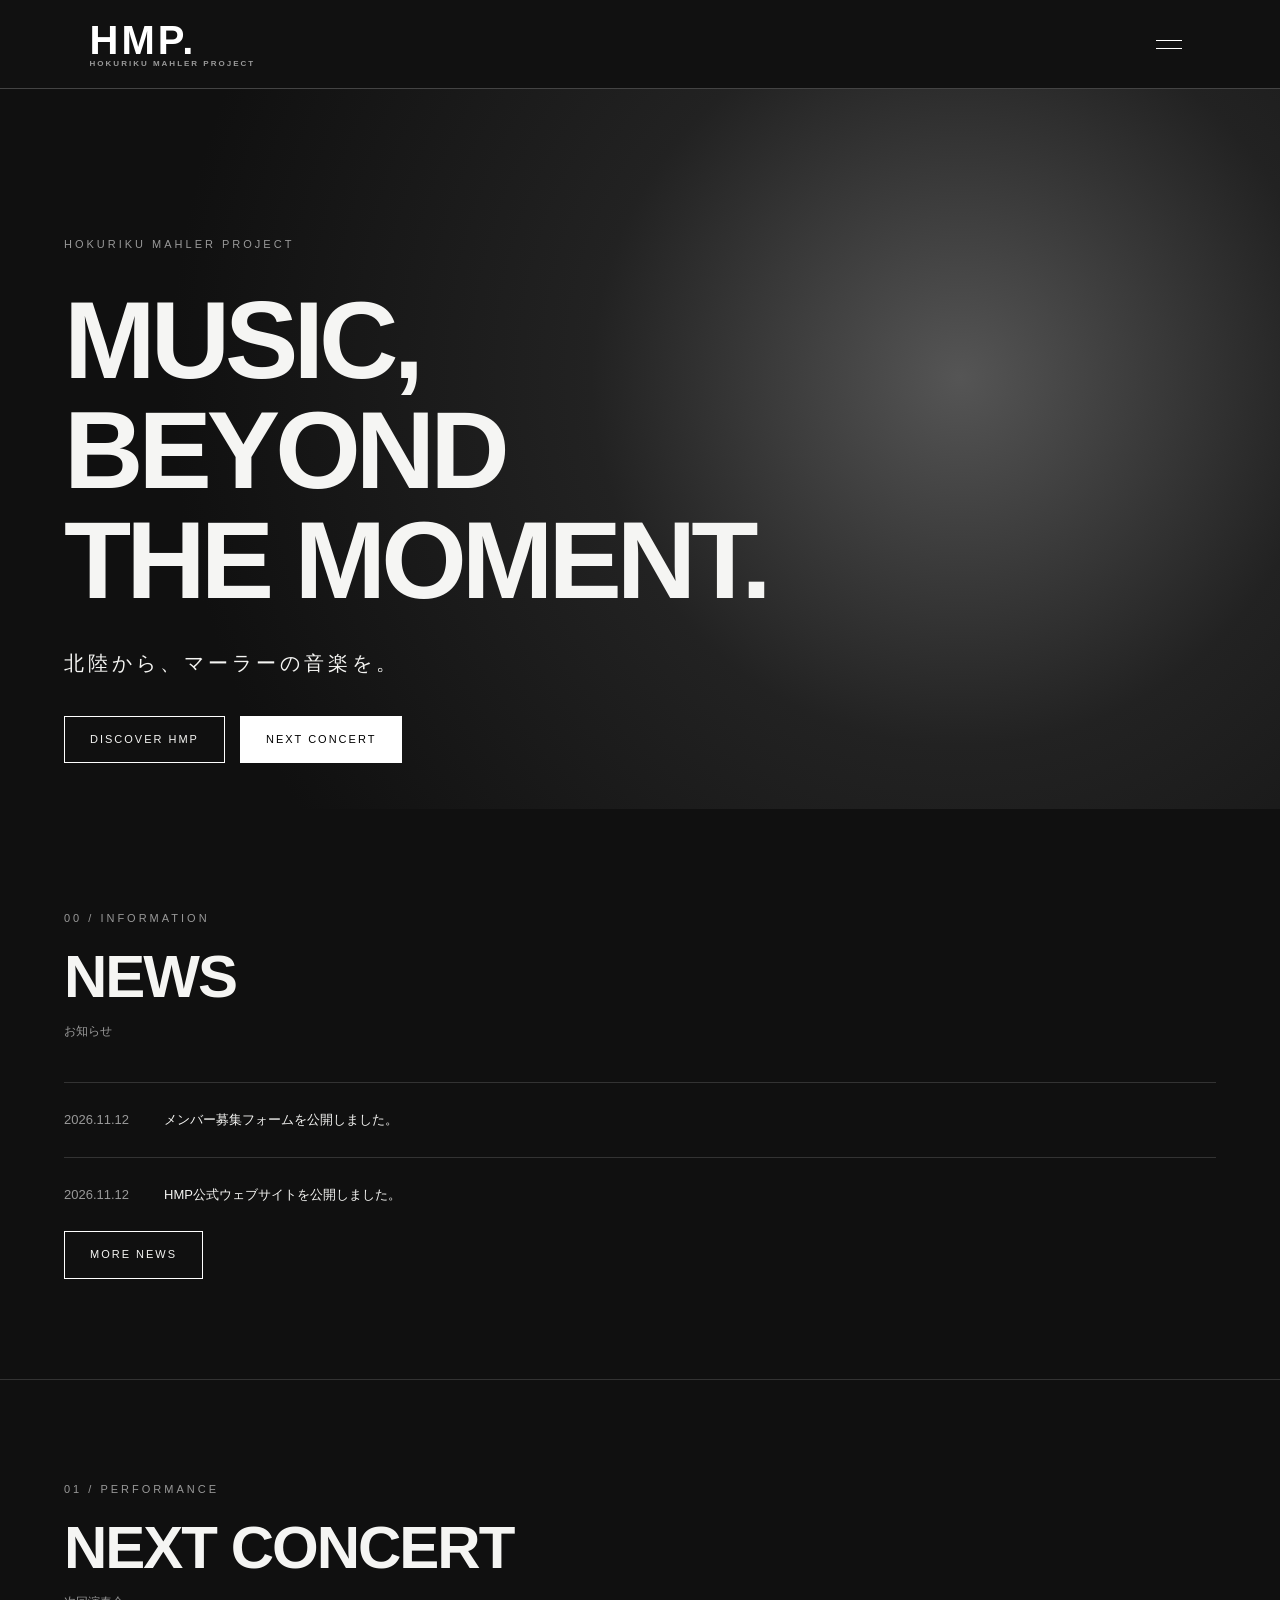
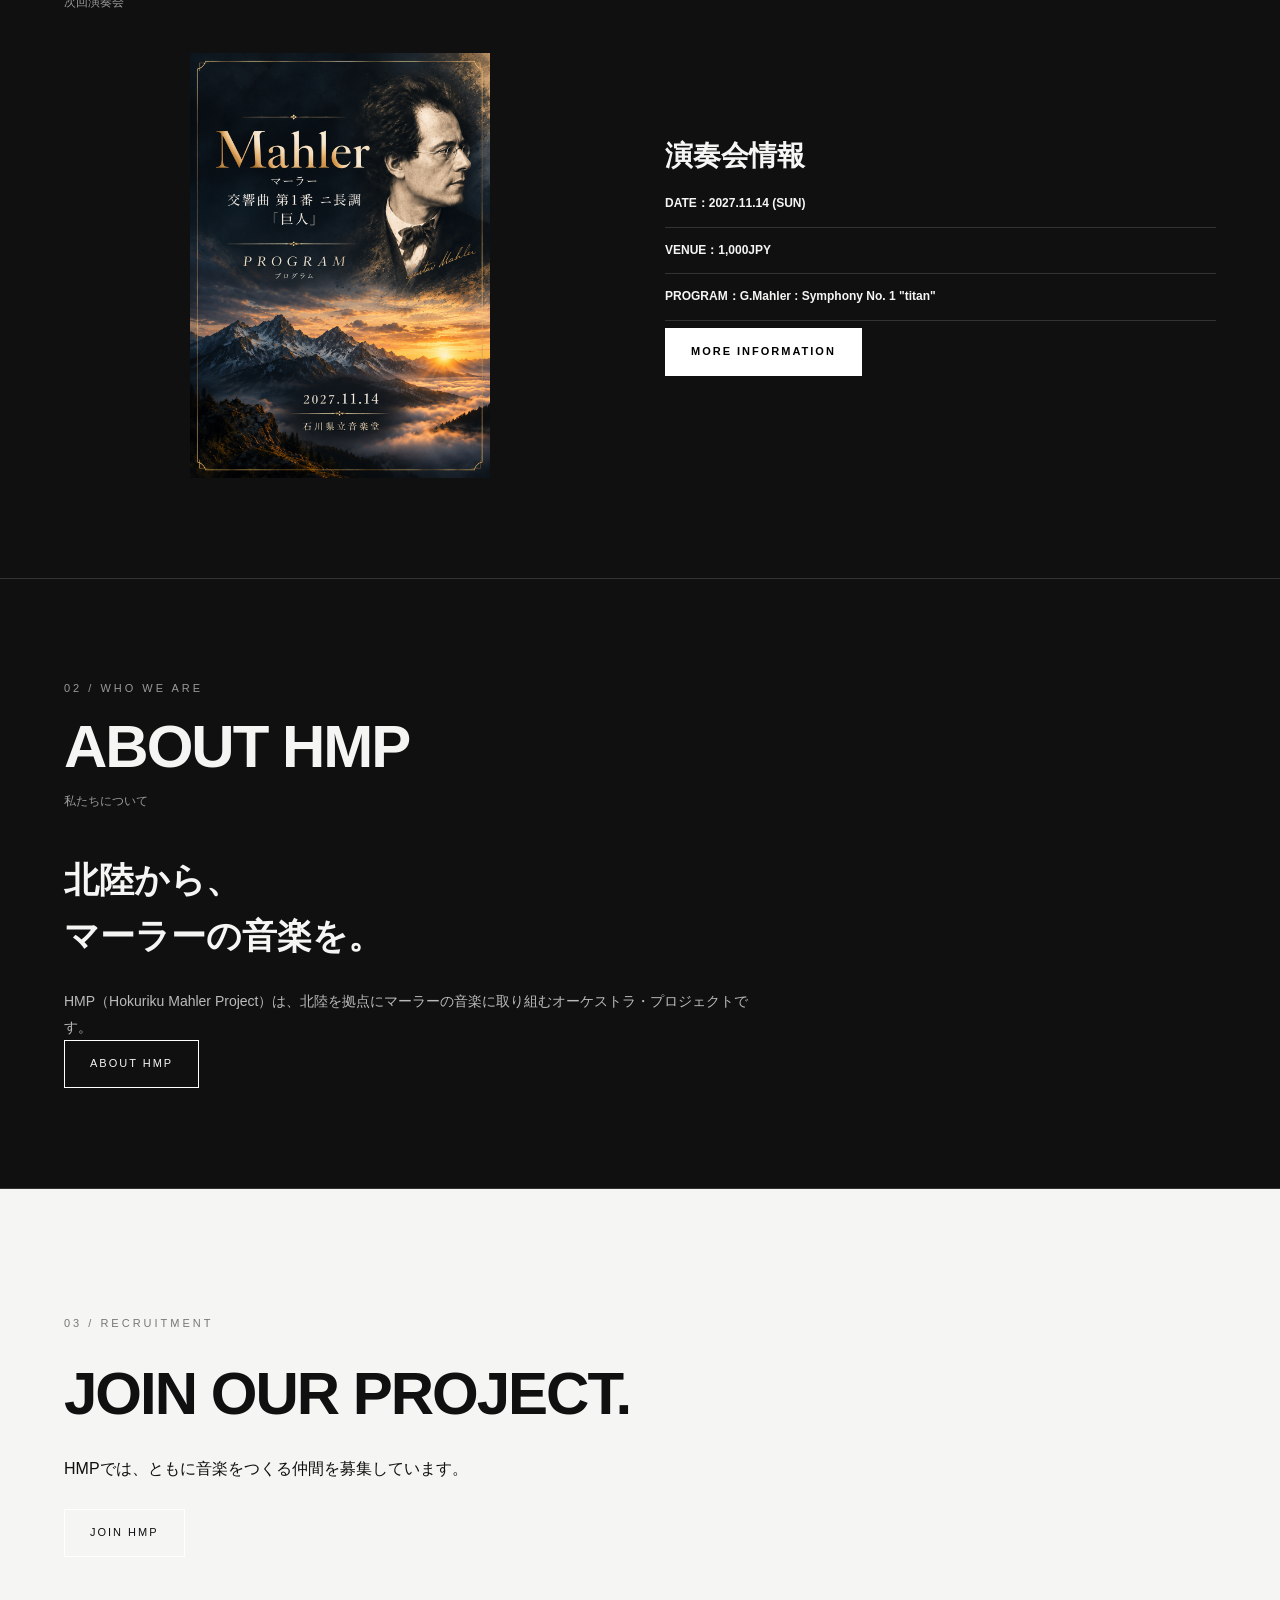
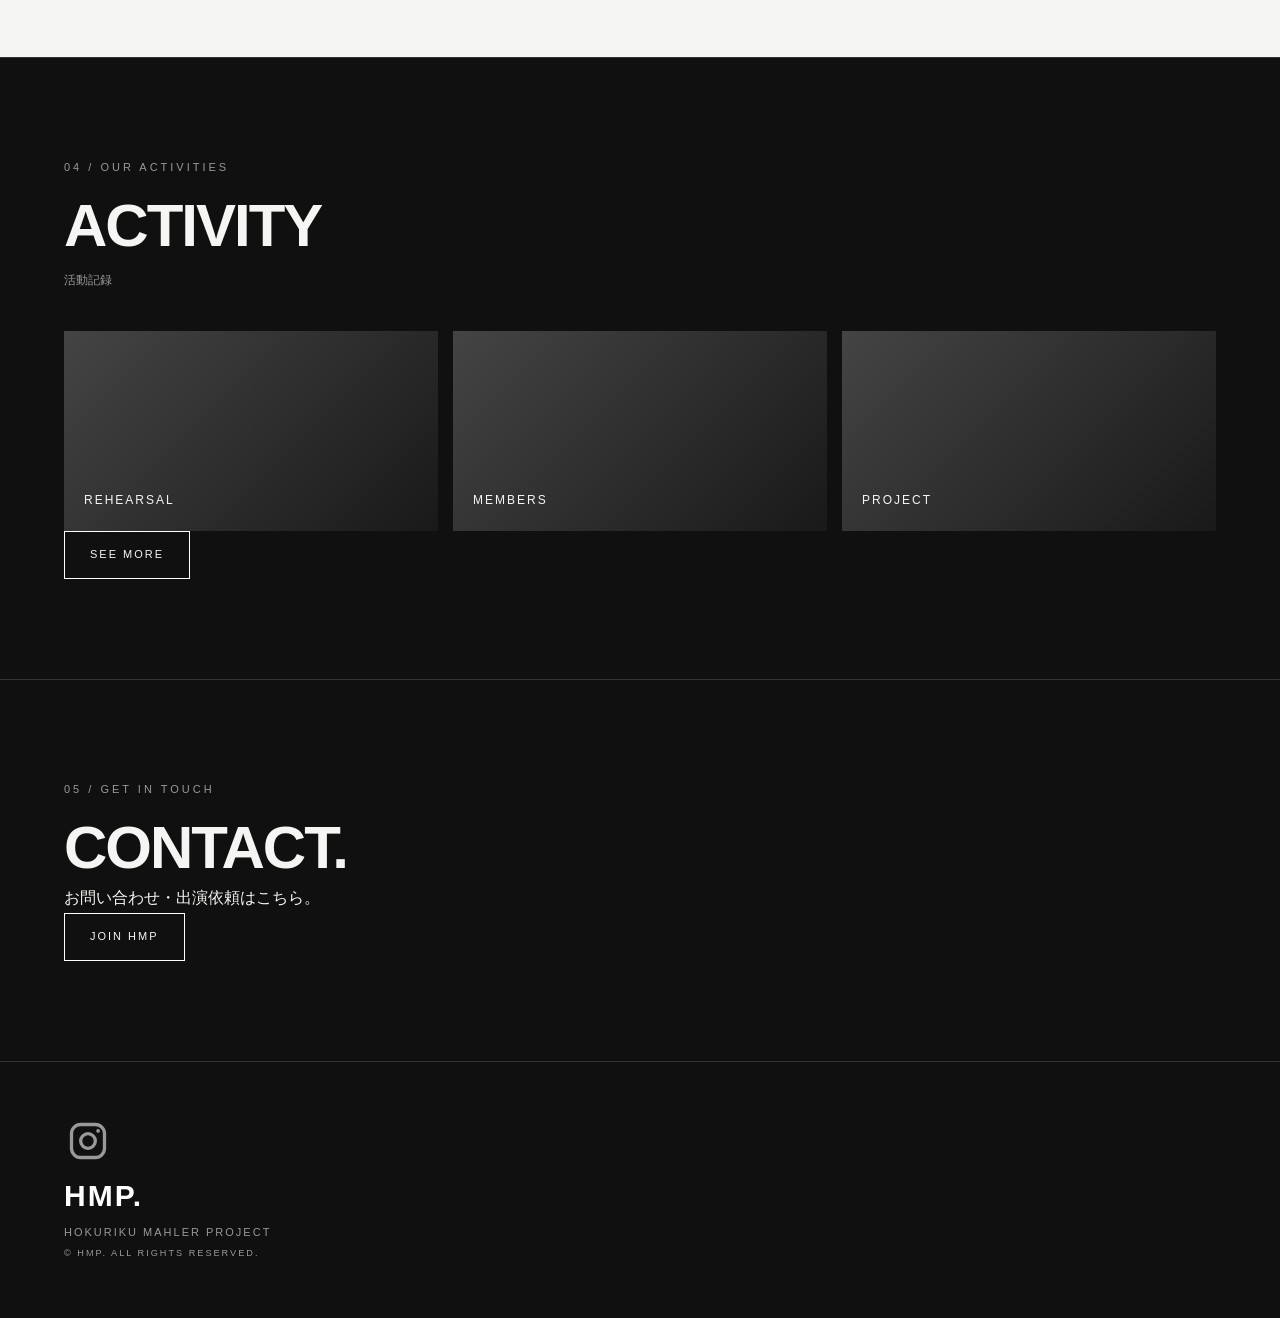
<file: index.html>
<!DOCTYPE html>
<html lang="ja">
<head>
  <meta charset="UTF-8">
  <meta name="viewport" content="width=device-width, initial-scale=1.0">

  <meta name="description"
    content="HMP 北陸マーラープロジェクト公式サイト">

  <title>HMP. | HOKURIKU MAHLER PROJECT</title>

  <!-- CSS -->
  <link rel="stylesheet" href="css/style.css">
  <link rel="stylesheet" href="css/responsive.css">
</head>

<body>


<!-- HEADER -->
<header class="header">
    <a href="index.html" class="logo">
        HMP.
        <span>HOKURIKU MAHLER PROJECT</span>
    </a>

    <button class="menu-toggle" aria-label="メニューを開く"
        aria-expanded="false">
        <span></span>
        <span></span>
    </button>
</header>

<!-- MENU -->
<nav class="navigation">
    <button class="menu-close" aria-label="メニューを閉じる">
        CLOSE ×
    </button>

    <div class="navigation-inner">
        <a href="index.html">HOME</a>
        <a href="Pages/about.html">ABOUT</a>
        <a href="Pages/concert.html">CONCERT</a>
        <a href="Pages/ticket.html">TICKET</a>
        <a href="Pages/join.html">JOIN US</a>
        <a href="Pages/activity.html">ACTIVITY</a>
        <a href="Pages/news.html">NEWS</a>
        <a href="Pages/contact.html">CONTACT</a>
    </div>

    <p class="navigation-footer">
        HOKURIKU MAHLER PROJECT
    </p>
</nav>


  <main>

    <!-- HERO -->
    <section class="hero">
      <div class="container hero-content">

        <p class="eyebrow">
          HOKURIKU MAHLER PROJECT
        </p>

        <h1>
          MUSIC,<br>
          BEYOND<br>
          THE MOMENT.
        </h1>

        <p class="hero-message">
          北陸から、マーラーの音楽を。
        </p>

        <div class="hero-buttons">
          <a href="#about" class="button">
            DISCOVER HMP
          </a>

          <a href="#concert" class="button button-white">
            NEXT CONCERT
          </a>
        </div>

      </div>
    </section>

    <!-- NEWS -->
    <section class="section" id="news">
      <div class="container">
        <p class="section-number">00 / INFORMATION</p>
        <h2 class="section-title">NEWS</h2>
        <p class="section-subtitle">お知らせ</p>

        <div class="news-item">
          <time>2026.11.12</time>
          <p>メンバー募集フォームを公開しました。</p>
        </div>

        <div class="news-item">
          <time>2026.11.12</time>
          <p>HMP公式ウェブサイトを公開しました。</p>
        </div>

        <a href="Pages/news.html" class="button button-gray">
              MORE NEWS
        </a>

      </div>
    </section>

    <!-- CONCERT -->
    <section class="section" id="concert">
      <div class="container">

        <p class="section-number">01 / PERFORMANCE</p>
        <h2 class="section-title">NEXT CONCERT</h2>
        <p class="section-subtitle">次回演奏会</p>

        <div class="concert-content">

          <!-- 演奏会ポスター -->
          <div class="concert-visual">
            <img src="assets/images/concert-poster.png"  alt="演奏会ポスター">
          </div>

          <div class="concert-info">
            <h3>演奏会情報<br>

            <p>DATE：2027.11.14 (SUN)</p>
            <p>VENUE：1,000JPY</p>
            <p>PROGRAM：G.Mahler : Symphony No. 1 "titan"</p>

            <a href="Pages/concert.html" class="button button-white">
              MORE INFORMATION
            </a>
          </div>
        </div>

      </div>
    </section>

    <!-- ABOUT -->
    <section class="section" id="about">
      <div class="container">

        <p class="section-number">02 / WHO WE ARE</p>
        <h2 class="section-title">ABOUT HMP</h2>
        <p class="section-subtitle">私たちについて</p>

        <div class="about-content">
          <h3>
            北陸から、<br>
            マーラーの音楽を。
          </h3>

          <p>
            HMP（Hokuriku Mahler Project）は、北陸を拠点にマーラーの音楽に取り組むオーケストラ・プロジェクトです。
          </p>

          <a href="Pages/about.html" class="button">
          ABOUT HMP
          </a>
        </div>

      </div>
    </section>

    <!-- JOIN -->
    <section class="section join-section" id="join">
      <div class="container">

        <p class="section-number">03 / RECRUITMENT</p>
        <h2 class="section-title">JOIN OUR PROJECT.</h2>

        <p>
          HMPでは、ともに音楽をつくる仲間を募集しています。
        </p>

        <a href="Pages/join.html" class="button">
          JOIN HMP
        </a>

      </div>
    </section>

    <!-- ACTIVITY -->
    <section class="section" id="activity">
      <div class="container">

        <p class="section-number">04 / OUR ACTIVITIES</p>
        <h2 class="section-title">ACTIVITY</h2>
        <p class="section-subtitle">活動記録</p>

        <div class="activity-grid">
          <div class="activity-card">REHEARSAL</div>
          <div class="activity-card">MEMBERS</div>
          <div class="activity-card">PROJECT</div>
        </div>

        <a href="Pages/activity.html" class="button">
          SEE MORE
        </a>

      </div>
    </section>

    <!-- CONTACT -->
    <section class="section" id="contact">
      <div class="container">
        <p class="section-number">05 / GET IN TOUCH</p>
        <h2 class="section-title">CONTACT.</h2>
        <p>お問い合わせ・出演依頼はこちら。</p>

        <a href="Pages/contact.html" class="button">
          JOIN HMP
        </a>
      </div>
    </section>

  </main>

  <!-- FOOTER -->
  <footer class="footer">
    <div class="container">

      <a href="https://www.instagram.com/hmp_1st/"
        class="instagram-link"
        target="_blank"
        rel="noopener noreferrer"
        aria-label="Instagram">
        <svg viewBox="0 0 24 24" aria-hidden="true">
          <rect x="3" y="3" width="18" height="18" rx="5"
              fill="none" stroke="currentColor" stroke-width="1.8"/>
          <circle cx="12" cy="12" r="4"
                fill="none" stroke="currentColor" stroke-width="1.8"/>
          <circle cx="17.5" cy="6.5" r="1"
                fill="currentColor"/>
          </svg>
       </a>

      <h2>HMP.</h2>
      <p>HOKURIKU MAHLER PROJECT</p>
      <small>© HMP. ALL RIGHTS RESERVED.</small>
    </div>
  </footer>

  <!-- JavaScript -->
  <script src="js/main.js"></script>

</body>
</html>
</file>
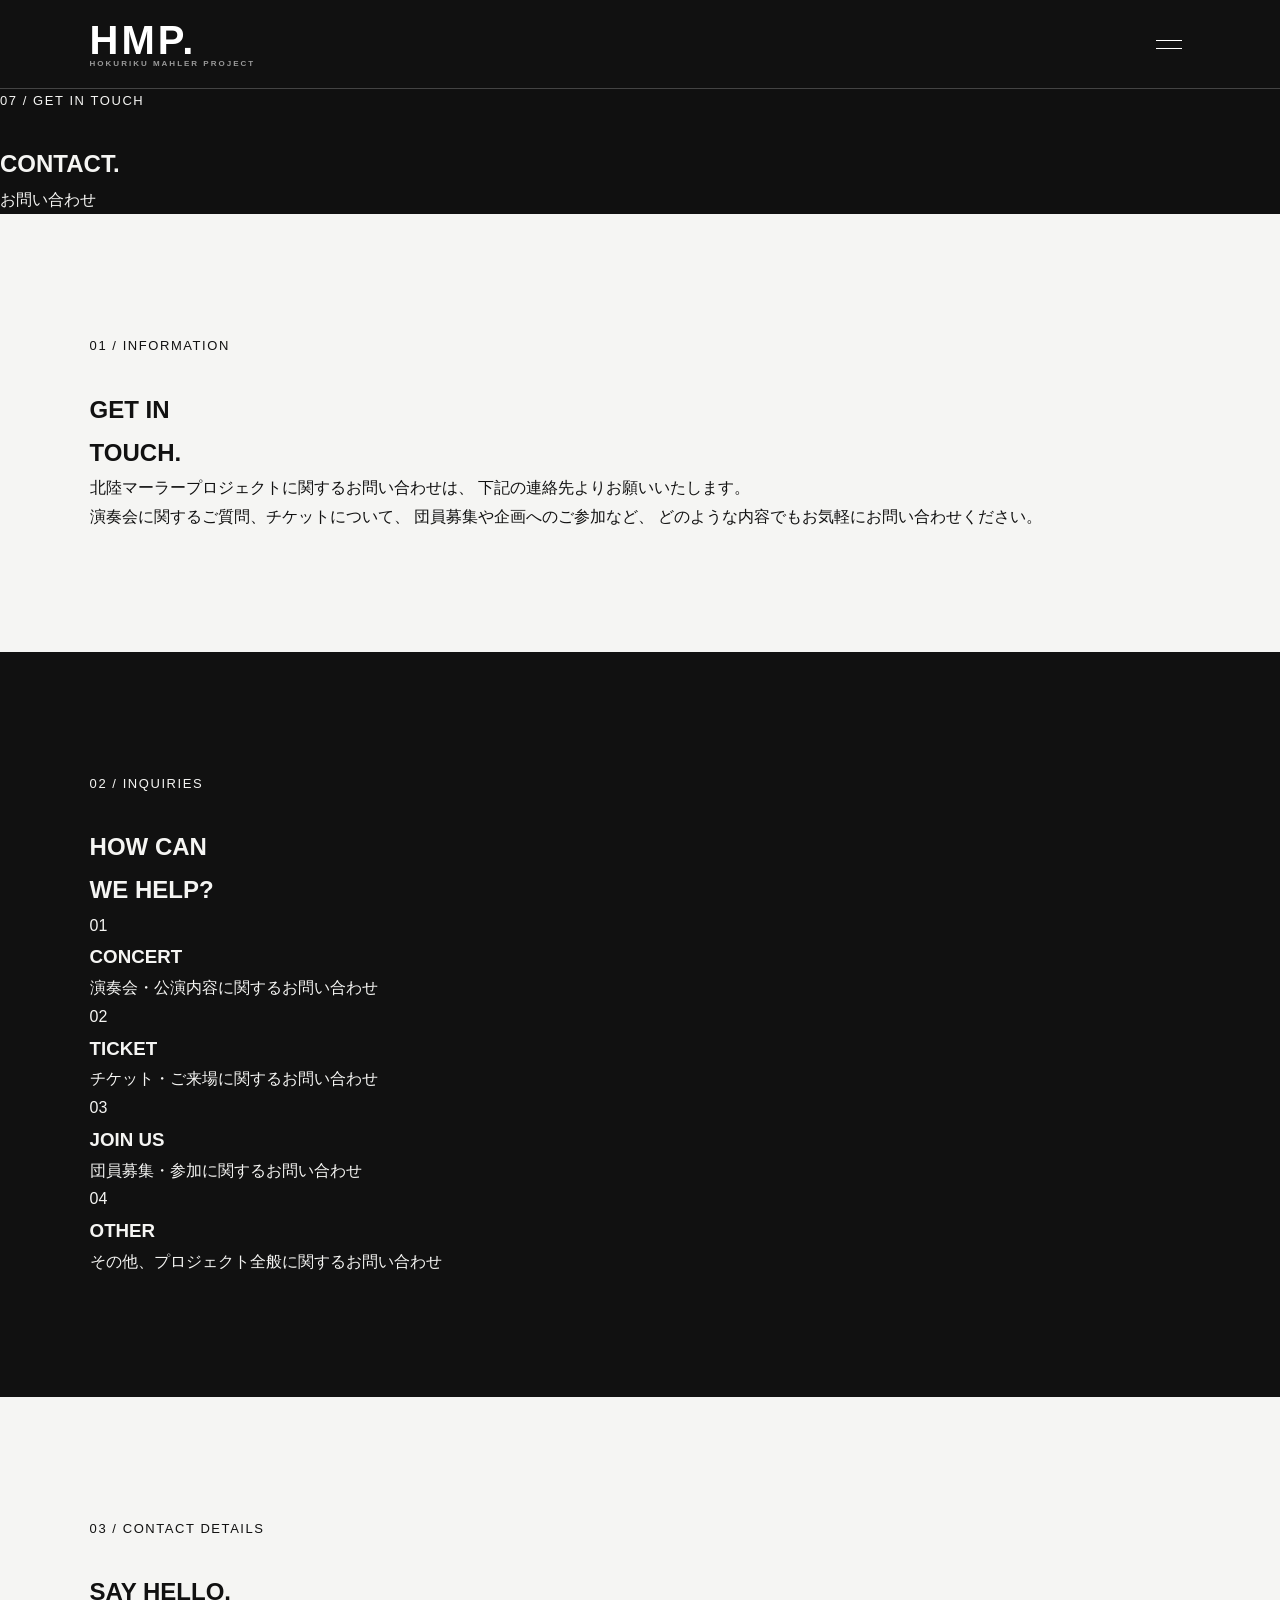
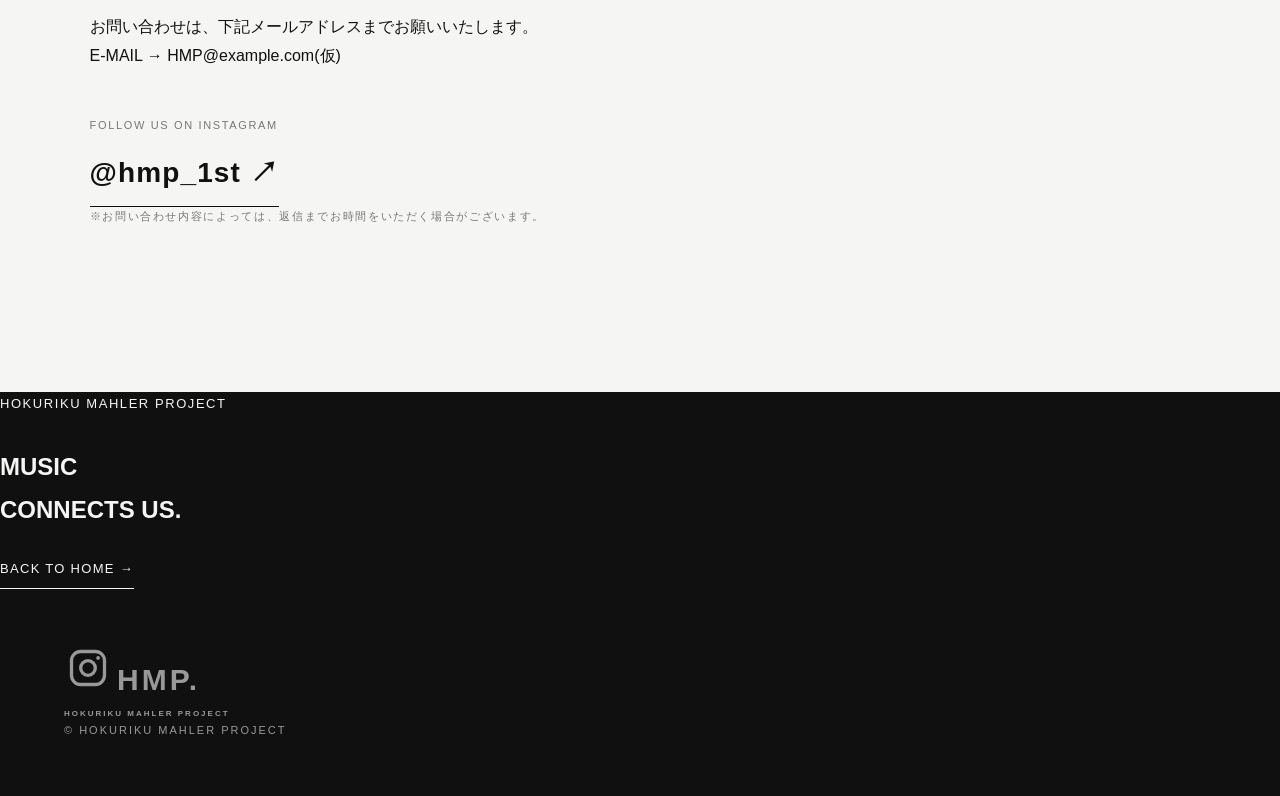
<file: Pages/contact.html>
<!DOCTYPE html>
<html lang="ja">
<head>
    <meta charset="UTF-8">
    <meta name="viewport" content="width=device-width, initial-scale=1.0">
    <title>CONTACT | HOKURIKU MAHLER PROJECT</title>

    <link rel="stylesheet" href="../css/style.css">
    <link rel="stylesheet" href="../css/responsive.css">
</head>

<body>

    <!-- HEADER -->
    <header class="header">
        <a href="../index.html" class="logo">
            HMP.
            <span>HOKURIKU MAHLER PROJECT</span>
        </a>

        <button class="menu-toggle" aria-label="メニューを開く">
            <span></span>
            <span></span>
        </button>
    </header>

    <!-- NAVIGATION -->
    <nav class="navigation">
        <button class="menu-close" aria-label="メニューを閉じる">
            CLOSE ×
        </button>

        <div class="navigation-inner">
            <a href="../index.html">HOME</a>
            <a href="about.html">ABOUT</a>
            <a href="concert.html">CONCERT</a>
            <a href="ticket.html">TICKET</a>
            <a href="join.html">JOIN US</a>
            <a href="activity.html">ACTIVITY</a>
            <a href="news.html">NEWS</a>
            <a href="contact.html">CONTACT</a>
        </div>

        <p class="navigation-footer">
            HOKURIKU MAHLER PROJECT
        </p>
    </nav>


    <main>

        <!-- PAGE HERO -->
        <section class="contact-hero">
            <div class="contact-hero-content">
                <p class="section-label fade-in">
                    07 / GET IN TOUCH
                </p>

                <h1 class="fade-in">
                    CONTACT.
                </h1>

                <p class="fade-in">
                    お問い合わせ
                </p>
            </div>
        </section>


        <!-- INTRODUCTION -->
        <section class="contact-introduction section-light">
            <div class="contact-container">

                <p class="section-label fade-in">
                    01 / INFORMATION
                </p>

                <div class="contact-introduction-grid">

                    <h2 class="contact-heading fade-in">
                        GET IN<br>
                        TOUCH.
                    </h2>

                    <div class="contact-text fade-in">
                        <p>
                            北陸マーラープロジェクトに関するお問い合わせは、
                            下記の連絡先よりお願いいたします。
                        </p>

                        <p>
                            演奏会に関するご質問、チケットについて、
                            団員募集や企画へのご参加など、
                            どのような内容でもお気軽にお問い合わせください。
                        </p>
                    </div>

                </div>
            </div>
        </section>


        <!-- CONTACT CATEGORY -->
        <section class="contact-category section-dark">
            <div class="contact-container">

                <p class="section-label fade-in">
                    02 / INQUIRIES
                </p>

                <h2 class="contact-heading fade-in">
                    HOW CAN<br>
                    WE HELP?
                </h2>

                <div class="contact-category-list">

                    <div class="contact-category-item fade-in">
                        <span>01</span>
                        <div>
                            <h3>CONCERT</h3>
                            <p>演奏会・公演内容に関するお問い合わせ</p>
                        </div>
                    </div>

                    <div class="contact-category-item fade-in">
                        <span>02</span>
                        <div>
                            <h3>TICKET</h3>
                            <p>チケット・ご来場に関するお問い合わせ</p>
                        </div>
                    </div>

                    <div class="contact-category-item fade-in">
                        <span>03</span>
                        <div>
                            <h3>JOIN US</h3>
                            <p>団員募集・参加に関するお問い合わせ</p>
                        </div>
                    </div>

                    <div class="contact-category-item fade-in">
                        <span>04</span>
                        <div>
                            <h3>OTHER</h3>
                            <p>その他、プロジェクト全般に関するお問い合わせ</p>
                        </div>
                    </div>

                </div>
            </div>
        </section>


        <!-- CONTACT DETAILS -->
        <section class="contact-details section-light">
            <div class="contact-container">

                <p class="section-label fade-in">
                    03 / CONTACT DETAILS
                </p>

                <h2 class="contact-heading fade-in">
                    SAY HELLO.
                </h2>

                <div class="contact-details-content fade-in">
                    <p>
                        お問い合わせは、下記メールアドレスまでお願いいたします。
                    </p>

                    <!-- 実際のメールアドレスに変更してください -->
                    <a href="mailto:HMP@example.com" class="contact-email">
                        E-MAIL → HMP@example.com(仮)
                    </a>

                    <div class="contact-instagram">
                        <p>FOLLOW US ON INSTAGRAM</p>
                        <a href="https://www.instagram.com/hmp_1st/"
                        target="_blank"
                        rel="noopener noreferrer">
                        @hmp_1st ↗
                    </a>

                    <p class="contact-note">
                        ※お問い合わせ内容によっては、返信までお時間をいただく場合がございます。
                    </p>
                </div>

            </div>
        </section>


        <!-- BOTTOM -->
        <section class="contact-bottom">
            <div class="contact-container">
                <p class="section-label">
                    HOKURIKU MAHLER PROJECT
                </p>

                <h2>
                    MUSIC<br>
                    CONNECTS US.
                </h2>

                <a href="../index.html" class="text-link">
                    BACK TO HOME →
                </a>
            </div>
        </section>

    </main>




    <!-- FOOTER -->
    <footer class="footer">
        <div class="container">

            <a href="https://www.instagram.com/hmp_1st/" class="instagram-link" target="_blank" rel="noopener noreferrer" aria-label="Instagram">
                <svg viewBox="0 0 24 24" aria-hidden="true">
                    <rect x="3" y="3" width="18" height="18" rx="5" fill="none" stroke="currentColor" stroke-width="1.8"/>
                    <circle cx="12" cy="12" r="4" fill="none" stroke="currentColor" stroke-width="1.8"/>
                    <circle cx="17.5" cy="6.5" r="1" fill="currentColor"/>
                </svg>
            </a>
            
            <a href="../index.html" class="logo">
                HMP.
                <span>HOKURIKU MAHLER PROJECT</span>
            </a>

            <p>© HOKURIKU MAHLER PROJECT</p>
        </div>
    </footer>

    <script src="../js/main.js"></script>

</body>
</html>
</file>
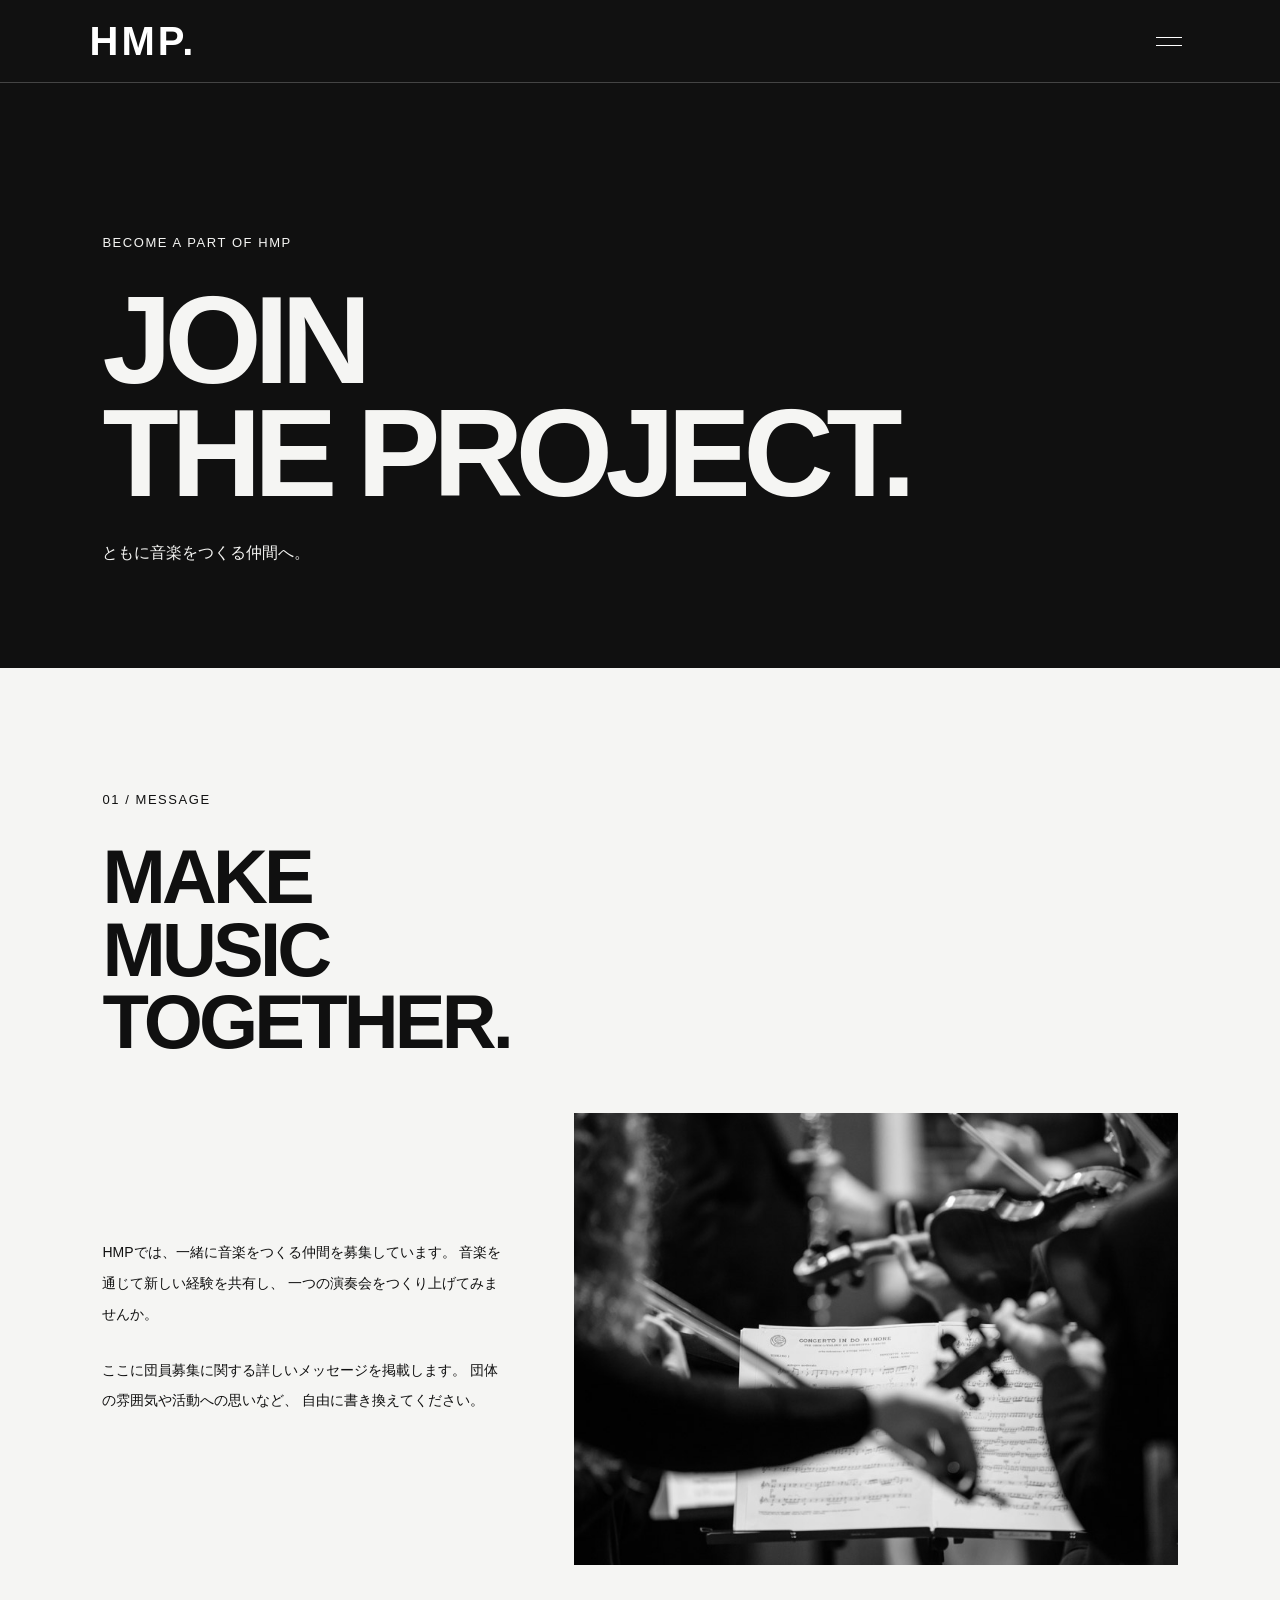
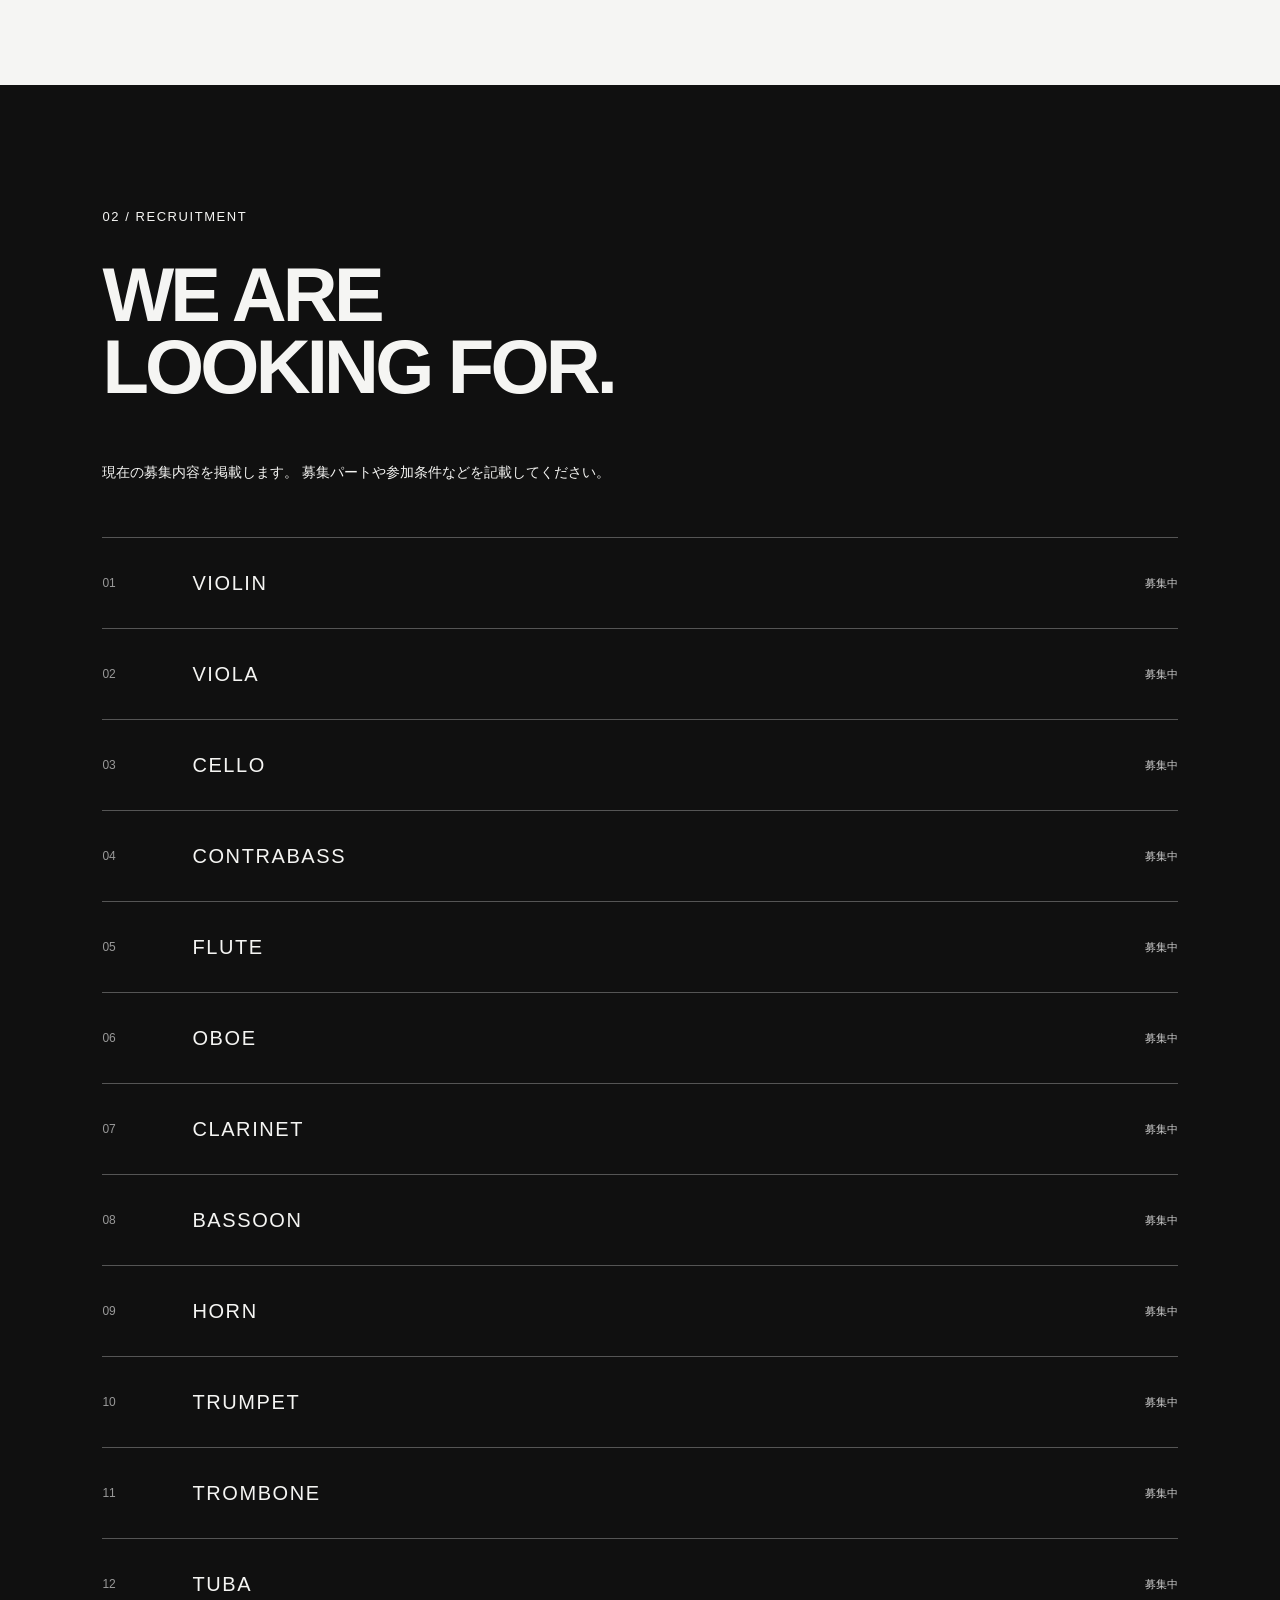
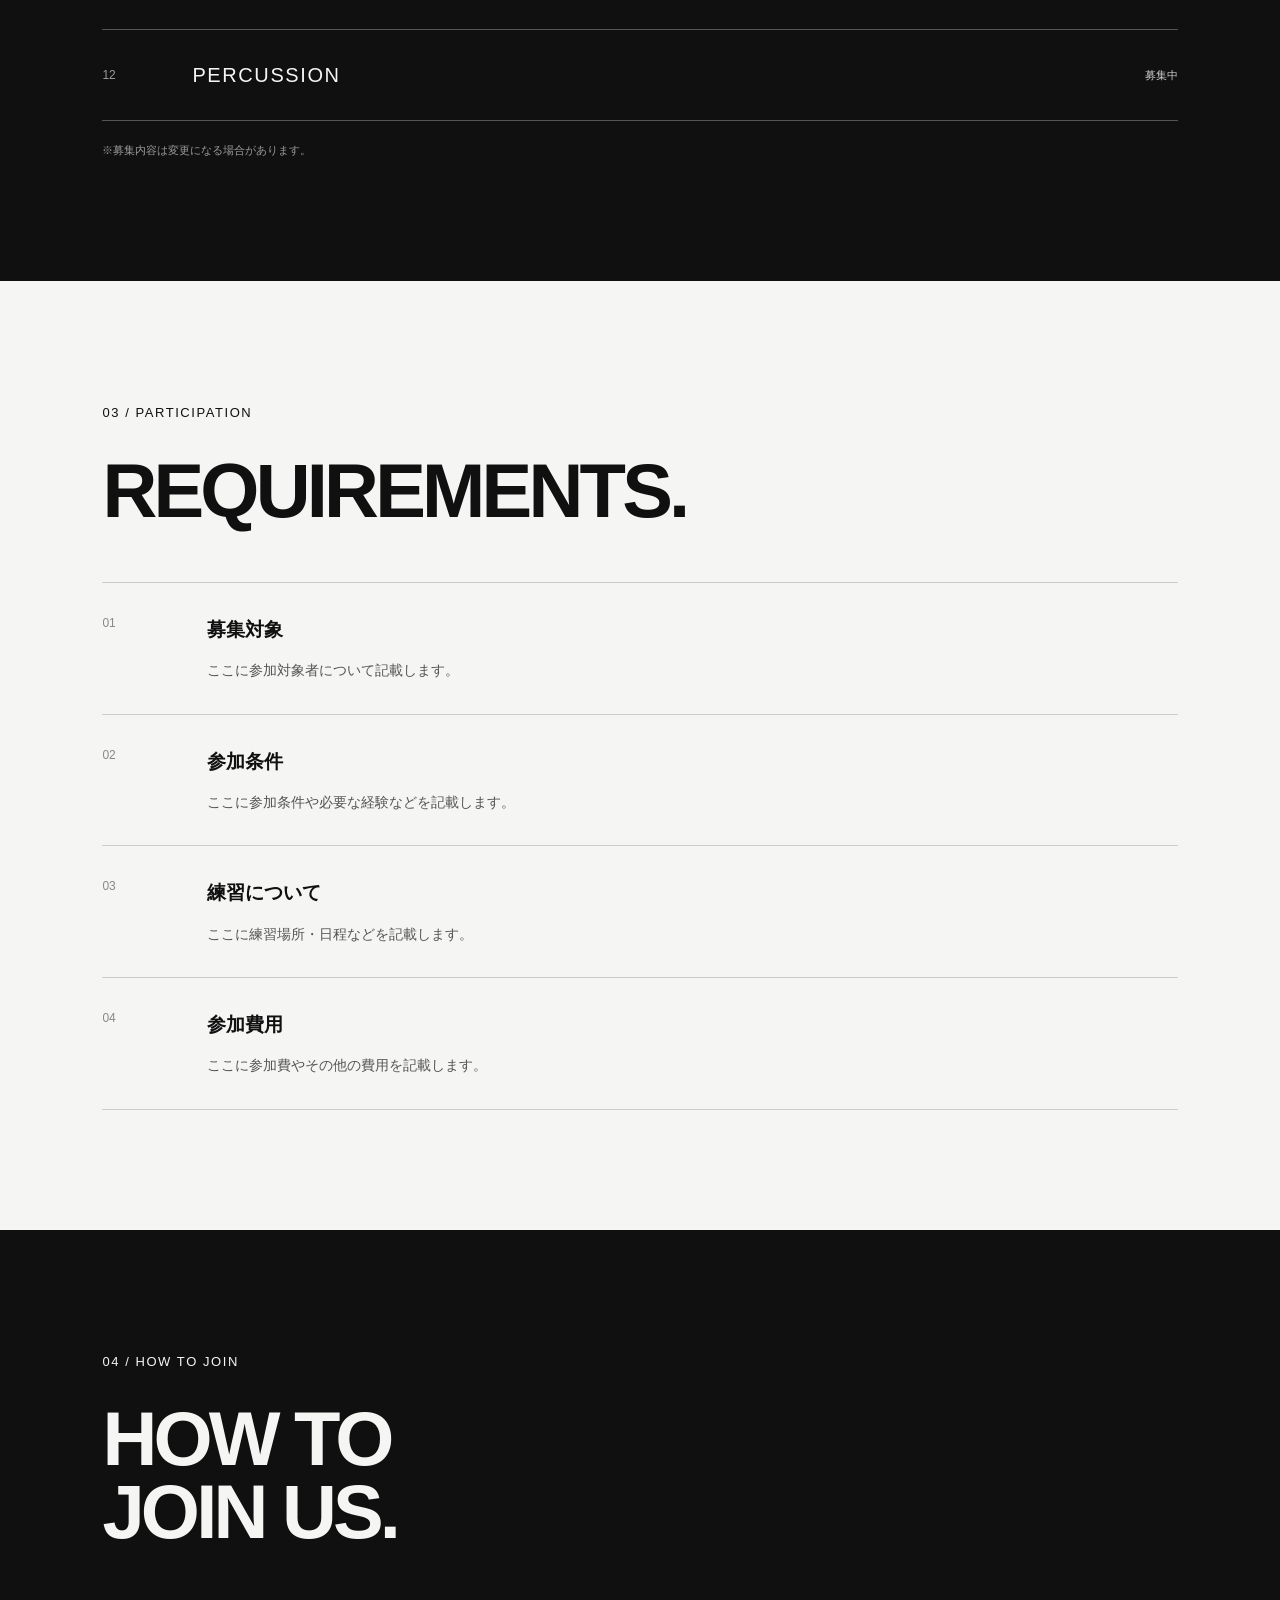
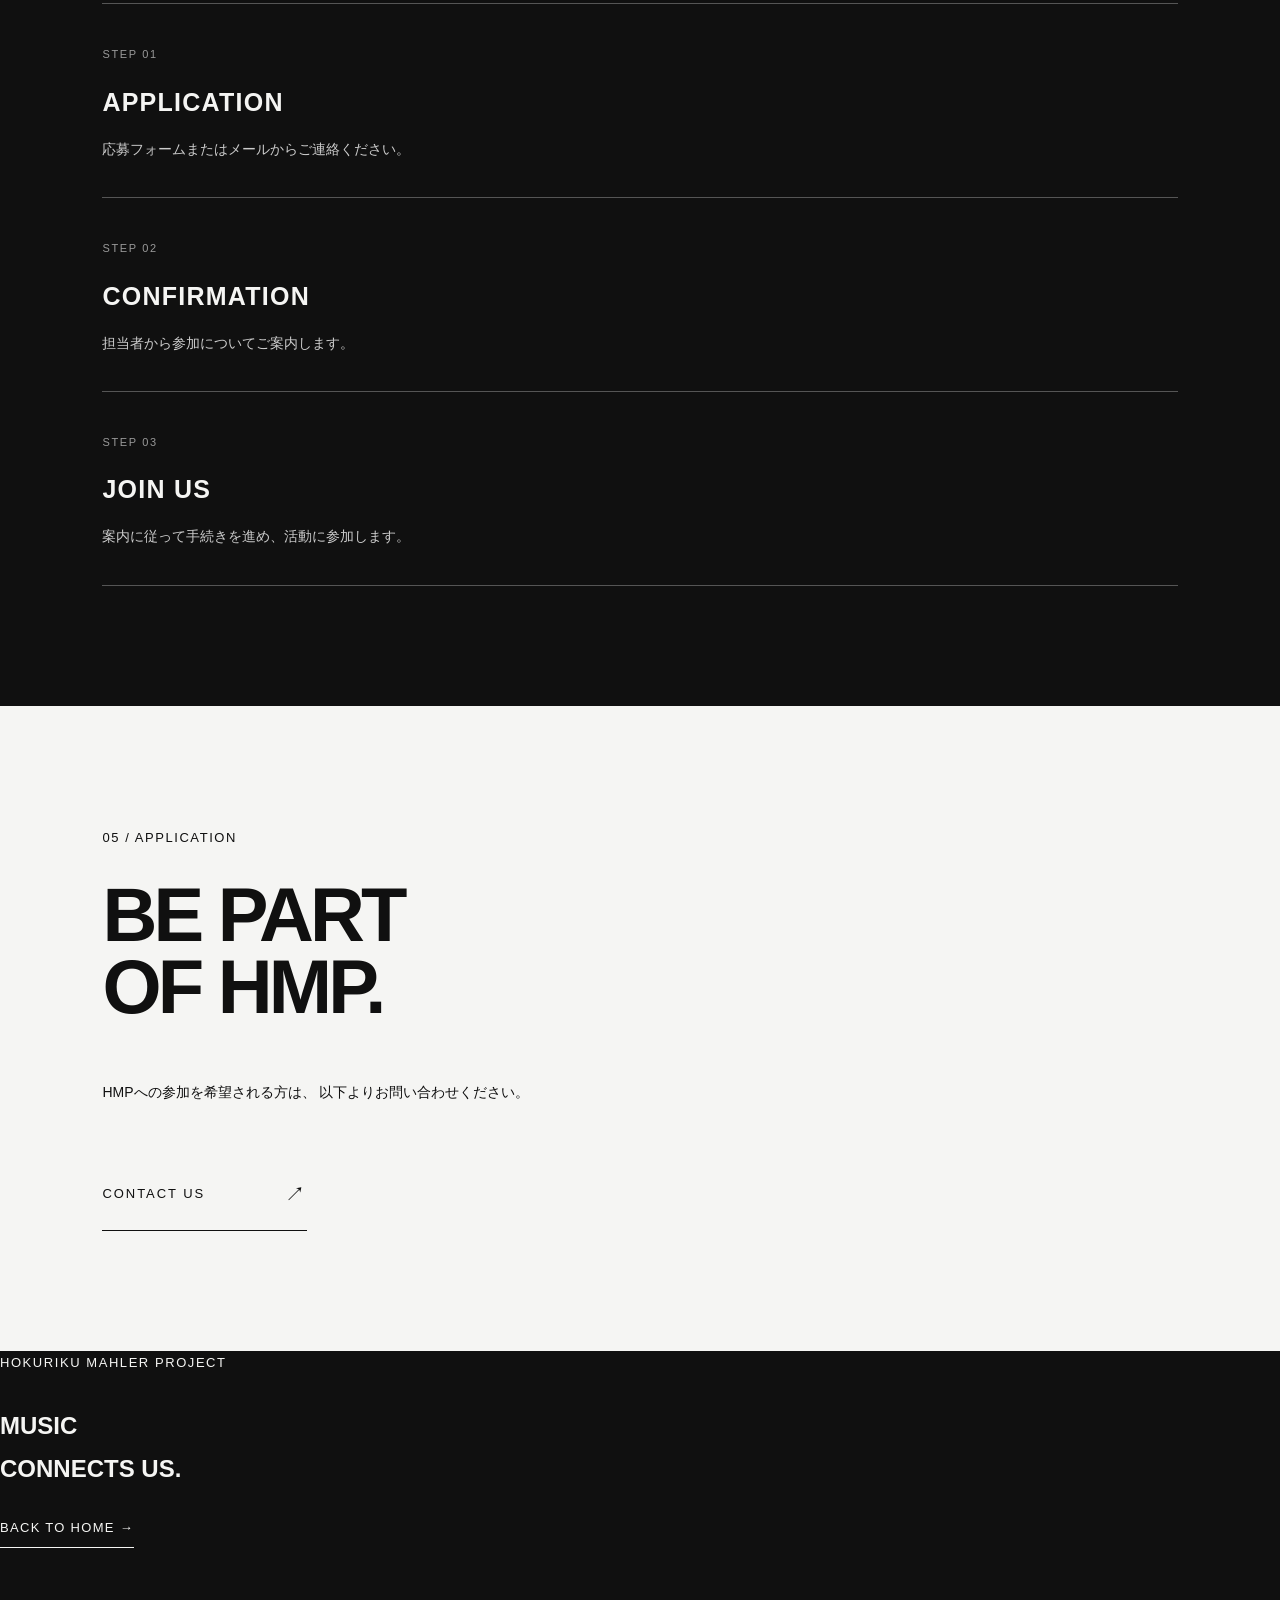
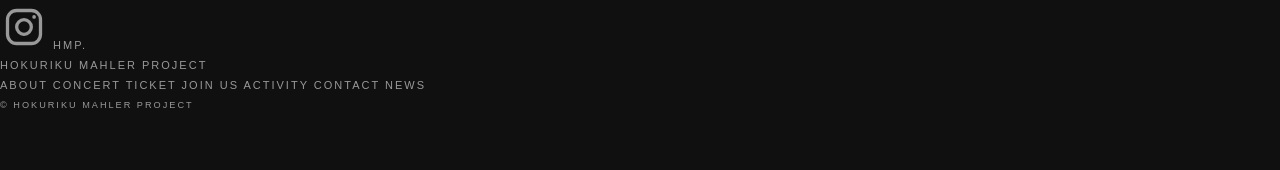
<file: Pages/join.html>
<!DOCTYPE html>
<html lang="ja">
<head>
    <meta charset="UTF-8">
    <meta name="viewport" content="width=device-width, initial-scale=1.0">

    <title>JOIN US | HMP.</title>
    <meta name="description" content="Hokuriku Mahler Project 団員募集">

    <link rel="stylesheet" href="../css/style.css">
    <link rel="stylesheet" href="../css/responsive.css">
</head>

<body>

    <!-- HEADER -->
    <header class="header">
        <a href="../index.html" class="logo">HMP.</a>

        <button class="menu-toggle" aria-label="メニューを開く">
            <span></span>
            <span></span>
        </button>
    </header>

    <!-- MENU -->
    <nav class="navigation">

        <button class="menu-close" aria-label="メニューを閉じる">
            CLOSE ×
        </button>

        <div class="navigation-inner">
            <a href="../index.html">HOME</a>
            <a href="about.html">ABOUT</a>
            <a href="concert.html">CONCERT</a>
            <a href="ticket.html">TICKET</a>
            <a href="join.html">JOIN US</a>
            <a href="activity.html">ACTIVITY</a>
            <a href="news.html">NEWS</a>
            <a href="contact.html">CONTACT</a>
        </div>

        <p class="navigation-footer">
            HOKURIKU MAHLER PROJECT
        </p>

    </nav>


    <main>

        <!-- PAGE HERO -->
        <section class="join-page-hero">

            <div class="join-hero-content fade-in">

                <p class="section-label">
                    BECOME A PART OF HMP
                </p>

                <h1>
                    JOIN<br>
                    THE PROJECT.
                </h1>

                <p>
                    ともに音楽をつくる仲間へ。
                </p>

            </div>

        </section>


        <!-- MESSAGE -->
        <section class="join-message section-light">

            <div class="join-container">

                <p class="section-label fade-in">
                    01 / MESSAGE
                </p>

                <h2 class="join-heading fade-in">
                    MAKE<br>
                    MUSIC<br>
                    TOGETHER.
                </h2>

                <div class="join-message-content">

                    <div class="join-message-text fade-in">

                        <p>
                            HMPでは、一緒に音楽をつくる仲間を募集しています。
                            音楽を通じて新しい経験を共有し、
                            一つの演奏会をつくり上げてみませんか。
                        </p>

                        <p>
                            ここに団員募集に関する詳しいメッセージを掲載します。
                            団体の雰囲気や活動への思いなど、
                            自由に書き換えてください。
                        </p>

                    </div>

                    <div class="join-main-image fade-in">
                        <img src="../assets/images/join-main.jpg"
                             alt="HMPの団員・演奏風景">
                    </div>

                </div>

            </div>

        </section>


        <!-- RECRUITMENT -->
        <section class="join-recruitment section-dark">

            <div class="join-container">

                <p class="section-label fade-in">
                    02 / RECRUITMENT
                </p>

                <h2 class="join-heading fade-in">
                    WE ARE<br>
                    LOOKING FOR.
                </h2>

                <p class="join-description fade-in">
                    現在の募集内容を掲載します。
                    募集パートや参加条件などを記載してください。
                </p>


                <!-- RECRUITMENT TABLE -->
                <div class="recruitment-list fade-in">

                    <div class="recruitment-item">
                        <span>01</span>
                        <p>VIOLIN</p>
                        <span class="recruitment-status">
                            募集中
                        </span>
                    </div>

                    <div class="recruitment-item">
                        <span>02</span>
                        <p>VIOLA</p>
                        <span class="recruitment-status">
                            募集中
                        </span>
                    </div>

                    <div class="recruitment-item">
                        <span>03</span>
                        <p>CELLO</p>
                        <span class="recruitment-status">
                            募集中
                        </span>
                    </div>

                    <div class="recruitment-item">
                        <span>04</span>
                        <p>CONTRABASS</p>
                        <span class="recruitment-status">
                            募集中
                        </span>
                    </div>

                    <div class="recruitment-item">
                        <span>05</span>
                        <p>FLUTE</p>
                        <span class="recruitment-status">
                            募集中
                        </span>
                    </div>

                    <div class="recruitment-item">
                        <span>06</span>
                        <p>OBOE</p>
                        <span class="recruitment-status">
                            募集中
                        </span>
                    </div>

                    <div class="recruitment-item">
                        <span>07</span>
                        <p>CLARINET</p>
                        <span class="recruitment-status">
                            募集中
                        </span>
                    </div>

                    <div class="recruitment-item">
                        <span>08</span>
                        <p>BASSOON</p>
                        <span class="recruitment-status">
                            募集中
                        </span>
                    </div>

                    <div class="recruitment-item">
                        <span>09</span>
                        <p>HORN</p>
                        <span class="recruitment-status">
                            募集中
                        </span>
                    </div>

                    <div class="recruitment-item">
                        <span>10</span>
                        <p>TRUMPET</p>
                        <span class="recruitment-status">
                            募集中
                        </span>
                    </div>

                    <div class="recruitment-item">
                        <span>11</span>
                        <p>TROMBONE</p>
                        <span class="recruitment-status">
                            募集中
                        </span>
                    </div>

                    <data class="recruitment-item">
                        <span>12</span>
                        <p>TUBA</p>
                        <span class="recruitment-status">
                            募集中
                        </span>
                    </data>

                    <div class="recruitment-item">
                        <span>12</span>
                        <p>PERCUSSION</p>
                        <span class="recruitment-status">
                            募集中
                        </span>
                    </div>

                </div>

                <p class="recruitment-note">
                    ※募集内容は変更になる場合があります。
                </p>

            </div>

        </section>


        <!-- CONDITIONS -->
        <section class="join-conditions section-light">

            <div class="join-container">

                <p class="section-label fade-in">
                    03 / PARTICIPATION
                </p>

                <h2 class="join-heading fade-in">
                    REQUIREMENTS.
                </h2>

                <div class="conditions-list fade-in">

                    <div class="condition-item">
                        <span>01</span>
                        <div>
                            <h3>募集対象</h3>
                            <p>
                                ここに参加対象者について記載します。
                            </p>
                        </div>
                    </div>

                    <div class="condition-item">
                        <span>02</span>
                        <div>
                            <h3>参加条件</h3>
                            <p>
                                ここに参加条件や必要な経験などを記載します。
                            </p>
                        </div>
                    </div>

                    <div class="condition-item">
                        <span>03</span>
                        <div>
                            <h3>練習について</h3>
                            <p>
                                ここに練習場所・日程などを記載します。
                            </p>
                        </div>
                    </div>

                    <div class="condition-item">
                        <span>04</span>
                        <div>
                            <h3>参加費用</h3>
                            <p>
                                ここに参加費やその他の費用を記載します。
                            </p>
                        </div>
                    </div>

                </div>

            </div>

        </section>


        <!-- HOW TO JOIN -->
        <section class="join-flow section-dark">

            <div class="join-container">

                <p class="section-label fade-in">
                    04 / HOW TO JOIN
                </p>

                <h2 class="join-heading fade-in">
                    HOW TO<br>
                    JOIN US.
                </h2>

                <div class="join-steps fade-in">

                    <div class="join-step">
                        <span>STEP 01</span>
                        <h3>APPLICATION</h3>
                        <p>
                            応募フォームまたはメールからご連絡ください。
                        </p>
                    </div>

                    <div class="join-step">
                        <span>STEP 02</span>
                        <h3>CONFIRMATION</h3>
                        <p>
                            担当者から参加についてご案内します。
                        </p>
                    </div>

                    <div class="join-step">
                        <span>STEP 03</span>
                        <h3>JOIN US</h3>
                        <p>
                            案内に従って手続きを進め、活動に参加します。
                        </p>
                    </div>

                </div>

            </div>

        </section>


        <!-- APPLICATION -->
        <section class="join-application section-light">

            <div class="join-container fade-in">

                <p class="section-label">
                    05 / APPLICATION
                </p>

                <h2 class="join-heading">
                    BE PART<br>
                    OF HMP.
                </h2>

                <p class="join-description">
                    HMPへの参加を希望される方は、
                    以下よりお問い合わせください。
                </p>

                <a href="contact.html" class="join-application-link">
                    CONTACT US
                    <span>↗</span>
                </a>

            </div>

        </section>

        <!-- BOTTOM -->
        <section class="contact-bottom">
            <div class="contact-container">
                <p class="section-label">
                    HOKURIKU MAHLER PROJECT
                </p>

                <h2>
                    MUSIC<br>
                    CONNECTS US.
                </h2>

                <a href="../index.html" class="text-link">
                    BACK TO HOME →
                </a>
            </div>
        </section>


    </main>

   


    <!-- FOOTER -->
    <footer class="footer">
        <div class="footer-inner">

            <a href="https://www.instagram.com/hmp_1st/" class="instagram-link" target="_blank" rel="noopener noreferrer" aria-label="Instagram">
                <svg viewBox="0 0 24 24" aria-hidden="true">
                    <rect x="3" y="3" width="18" height="18" rx="5" fill="none" stroke="currentColor" stroke-width="1.8"/>
                    <circle cx="12" cy="12" r="4" fill="none" stroke="currentColor" stroke-width="1.8"/>
                    <circle cx="17.5" cy="6.5" r="1" fill="currentColor"/>
                </svg>
            </a>

            <a href="../index.html" class="footer-logo">
                HMP.
            </a>

            <p>
                HOKURIKU MAHLER PROJECT
            </p>

            <div class="footer-links">
                <a href="about.html">ABOUT</a>
                <a href="concert.html">CONCERT</a>
                <a href="ticket.html">TICKET</a>
                <a href="join.html">JOIN US</a>
                <a href="activity.html">ACTIVITY</a>
                <a href="contact.html">CONTACT</a>
                <a href="news.html">NEWS</a>
            </div>

            <small>
                © HOKURIKU MAHLER PROJECT
            </small>

        </div>
    </footer>


    <script src="../js/main.js"></script>

</body>
</html>
</file>
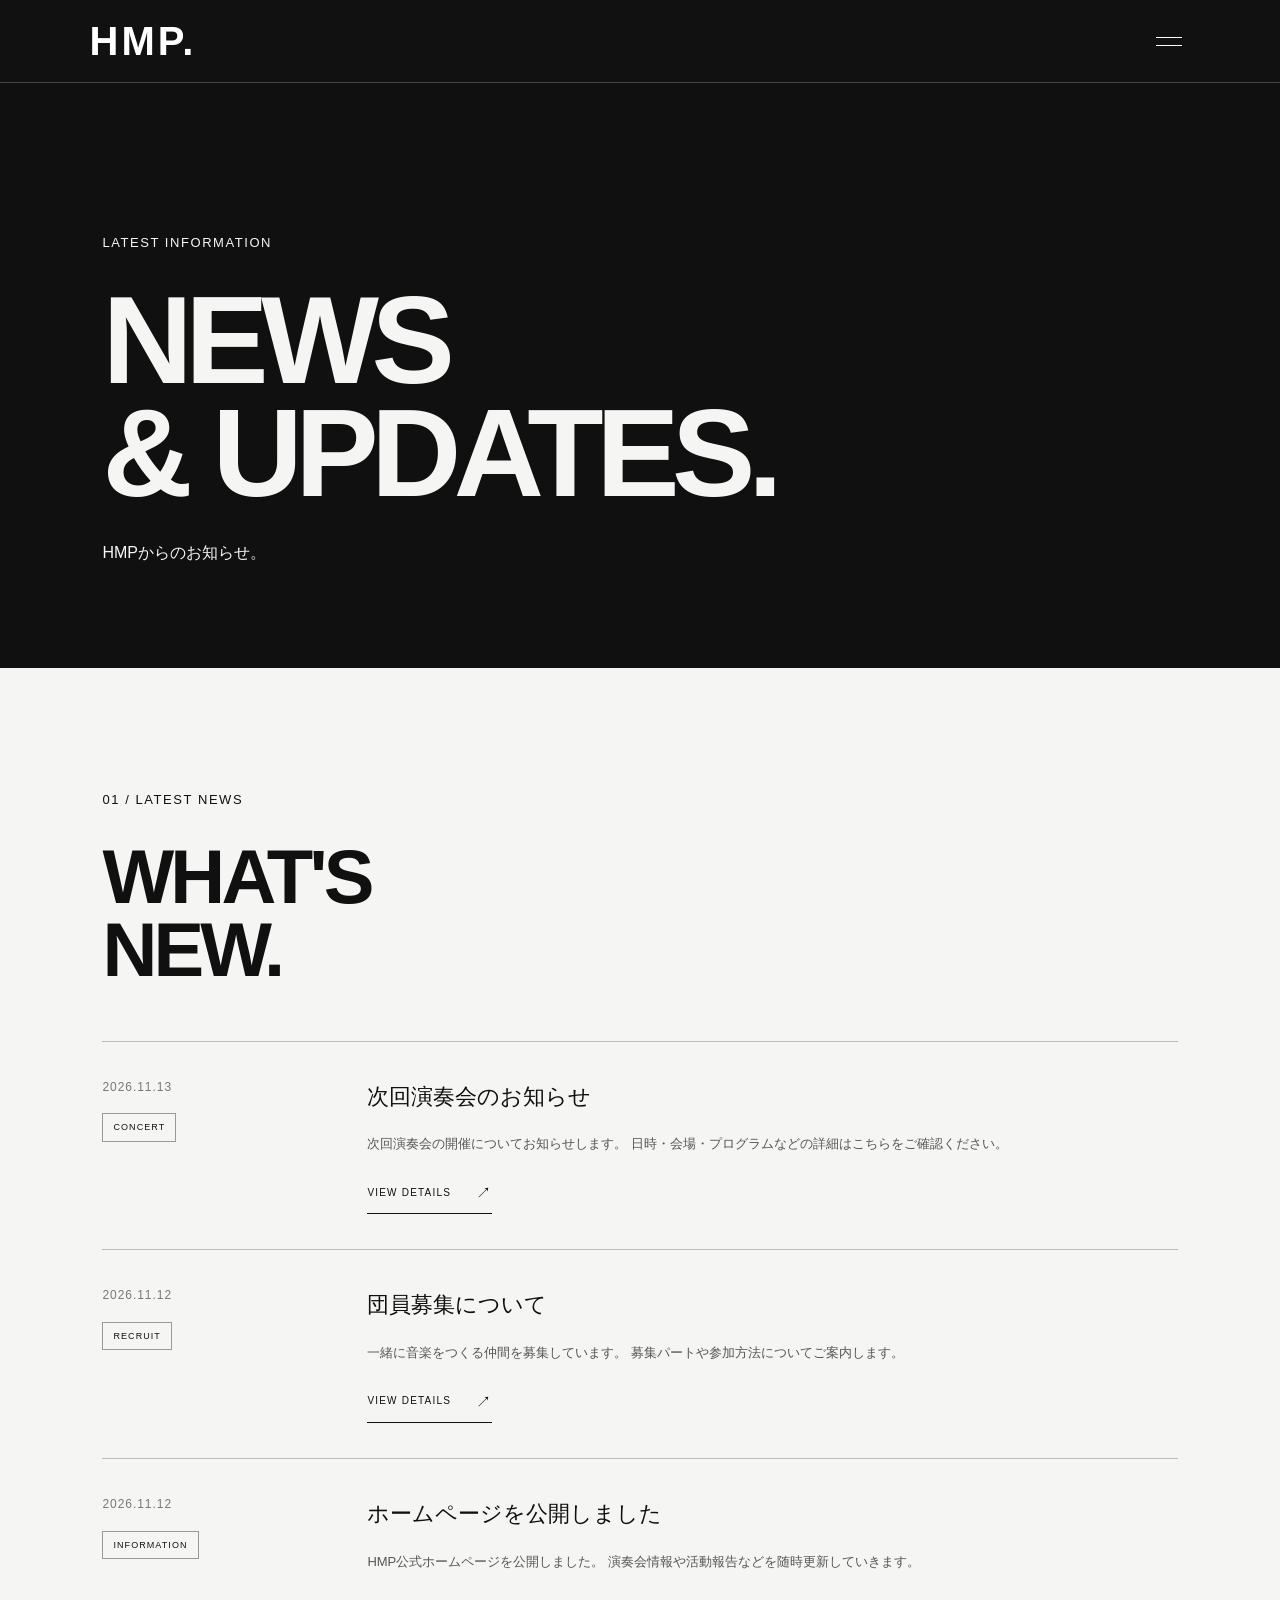
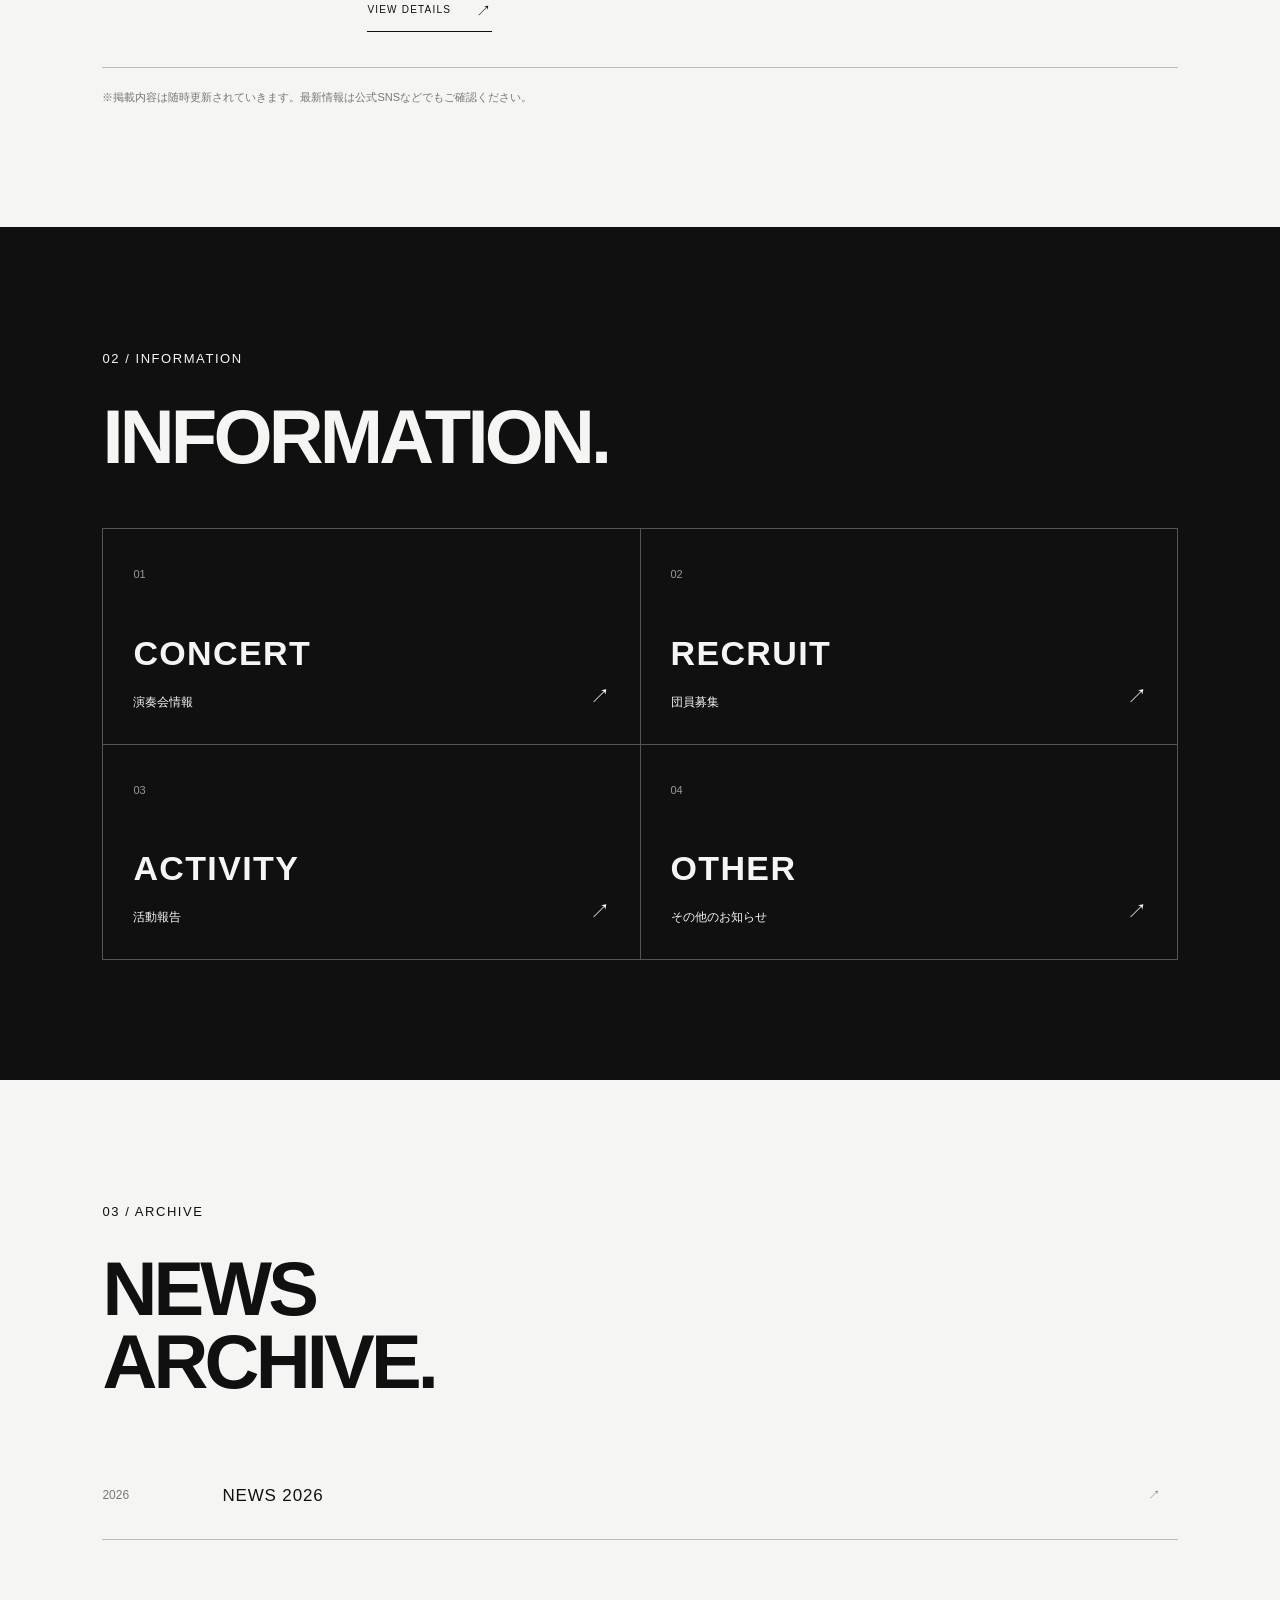
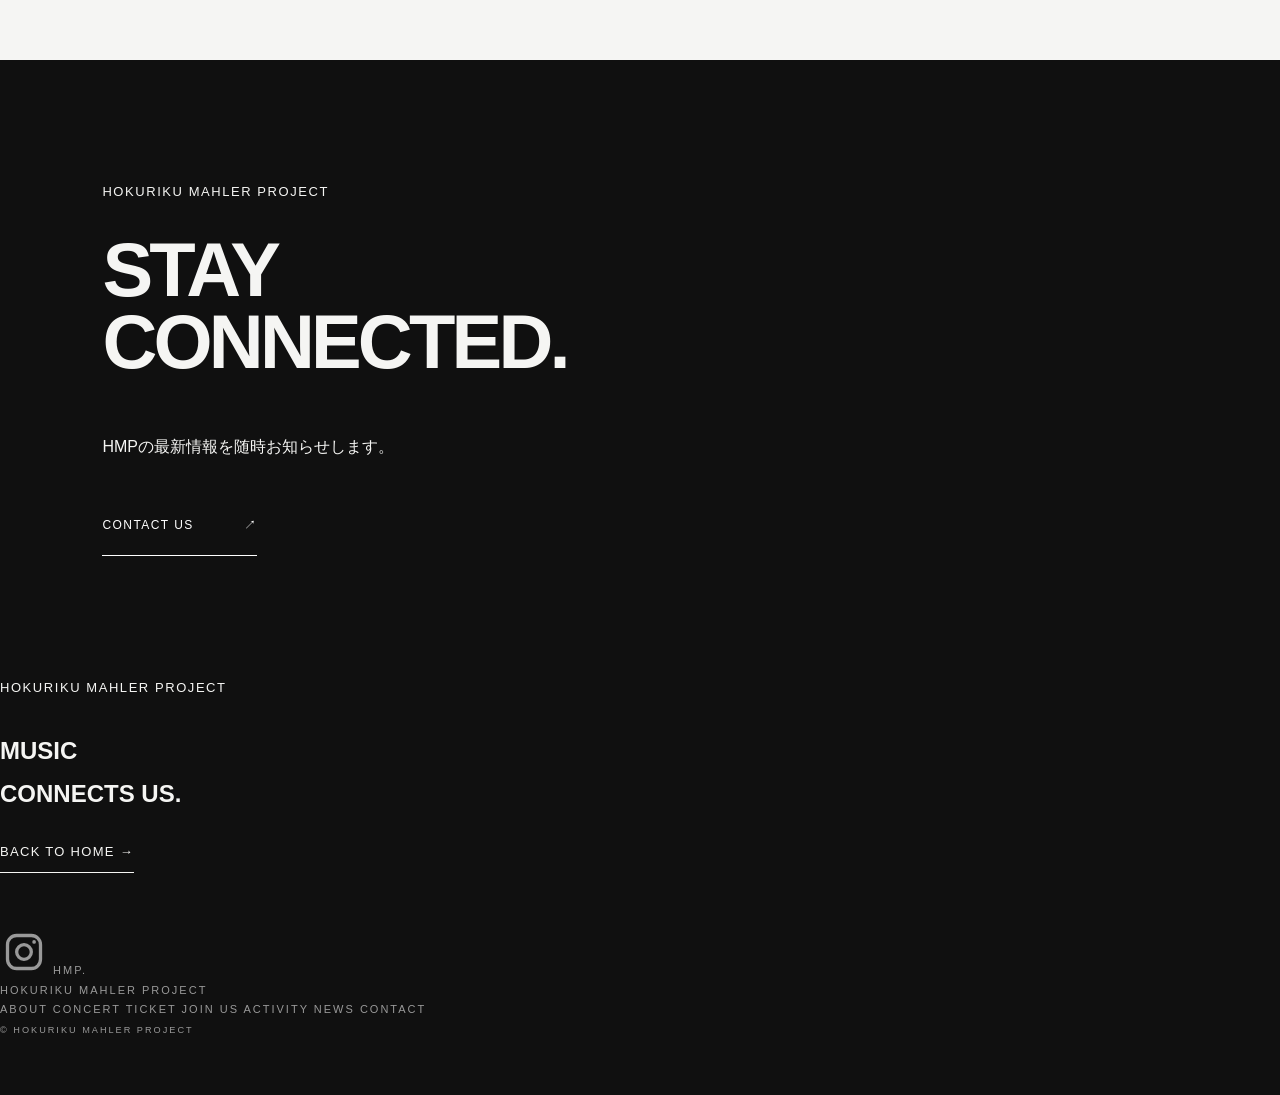
<file: Pages/news.html>
<!DOCTYPE html>
<html lang="ja">
<head>
    <meta charset="UTF-8">
    <meta name="viewport" content="width=device-width, initial-scale=1.0">

    <title>NEWS | HMP.</title>
    <meta name="description" content="Hokuriku Mahler Project お知らせ">

    <link rel="stylesheet" href="../css/style.css">
    <link rel="stylesheet" href="../css/responsive.css">
</head>

<body>

    <!-- HEADER -->
    <header class="header">
        <a href="../index.html" class="logo">HMP.</a>

        <button class="menu-toggle" aria-label="メニューを開く">
            <span></span>
            <span></span>
        </button>
    </header>

    <!-- MENU -->
    <nav class="navigation">

        <button class="menu-close" aria-label="メニューを閉じる">
            CLOSE ×
        </button>

        <div class="navigation-inner">
            <a href="../index.html">HOME</a>
            <a href="about.html">ABOUT</a>
            <a href="concert.html">CONCERT</a>
            <a href="ticket.html">TICKET</a>
            <a href="join.html">JOIN US</a>
            <a href="activity.html">ACTIVITY</a>
            <a href="news.html">NEWS</a>
            <a href="contact.html">CONTACT</a>
        </div>

        <p class="navigation-footer">
            HOKURIKU MAHLER PROJECT
        </p>

    </nav>


    <main>

        <!-- PAGE HERO -->
        <section class="news-page-hero">

            <div class="news-hero-content fade-in">

                <p class="section-label">
                    LATEST INFORMATION
                </p>

                <h1>
                    NEWS<br>
                    & UPDATES.
                </h1>

                <p>
                    HMPからのお知らせ。
                </p>

            </div>

        </section>


        <!-- LATEST NEWS -->
        <section class="news-latest section-light">

            <div class="news-container">

                <p class="section-label fade-in">
                    01 / LATEST NEWS
                </p>

                <h2 class="news-heading fade-in">
                    WHAT'S<br>
                    NEW.
                </h2>


                <!-- NEWS LIST -->

                <div class="news-list fade-in">

                    <!-- NEWS ITEM 04 -->

                    <!-- Pleas write here next news -->

                    <!-- NEWS ITEM 03 -->
                    <article class="news-list-item">

                        <div class="news-meta">
                            <time datetime="2027-01-15">
                                2026.11.13
                            </time>
                            <span class="news-category">
                                CONCERT
                            </span>
                        </div>

                        <div class="news-item-content">
                            <h3>
                                次回演奏会のお知らせ
                            </h3>

                            <p>
                                次回演奏会の開催についてお知らせします。
                                日時・会場・プログラムなどの詳細はこちらをご確認ください。
                            </p>

                            <a href="concert.html" class="news-read-more">
                                VIEW DETAILS <span>↗</span>
                            </a>
                        </div>

                    </article>


                    <!-- NEWS ITEM 02 -->
                    <article class="news-list-item">

                        <div class="news-meta">
                            <time datetime="2027-01-10">
                                2026.11.12
                            </time>
                            <span class="news-category">
                                RECRUIT
                            </span>
                        </div>

                        <div class="news-item-content">
                            <h3>
                                団員募集について
                            </h3>

                            <p>
                                一緒に音楽をつくる仲間を募集しています。
                                募集パートや参加方法についてご案内します。
                            </p>

                            <a href="join.html" class="news-read-more">
                                VIEW DETAILS <span>↗</span>
                            </a>
                        </div>

                    </article>


                    <!-- NEWS ITEM 01 -->
                    <article class="news-list-item">

                        <div class="news-meta">
                            <time datetime="2027-01-05">
                                2026.11.12
                            </time>
                            <span class="news-category">
                                INFORMATION
                            </span>
                        </div>

                        <div class="news-item-content">
                            <h3>
                                ホームページを公開しました
                            </h3>

                            <p>
                                HMP公式ホームページを公開しました。
                                演奏会情報や活動報告などを随時更新していきます。
                            </p>

                            <a href="about.html" class="news-read-more">
                                VIEW DETAILS <span>↗</span>
                            </a>
                        </div>

                    </article>


                </div>

                <p class="news-placeholder-note">
                    ※掲載内容は随時更新されていきます。最新情報は公式SNSなどでもご確認ください。
                </p>

            </div>

        </section>


        <!-- NEWS CATEGORIES -->
        <section class="news-categories section-dark">

            <div class="news-container">

                <p class="section-label fade-in">
                    02 / INFORMATION
                </p>

                <h2 class="news-heading fade-in">
                    INFORMATION.
                </h2>

                <div class="news-category-grid fade-in">

                    <a href="concert.html" class="news-category-card">
                        <span>01</span>
                        <h3>CONCERT</h3>
                        <p>演奏会情報</p>
                        <span class="category-arrow">↗</span>
                    </a>

                    <a href="join.html" class="news-category-card">
                        <span>02</span>
                        <h3>RECRUIT</h3>
                        <p>団員募集</p>
                        <span class="category-arrow">↗</span>
                    </a>

                    <a href="activity.html" class="news-category-card">
                        <span>03</span>
                        <h3>ACTIVITY</h3>
                        <p>活動報告</p>
                        <span class="category-arrow">↗</span>
                    </a>

                    <a href="contact.html" class="news-category-card">
                        <span>04</span>
                        <h3>OTHER</h3>
                        <p>その他のお知らせ</p>
                        <span class="category-arrow">↗</span>
                    </a>

                </div>

            </div>

        </section>


        <!-- NEWS ARCHIVE -->
        <section class="news-archive section-light">

            <div class="news-container">

                <p class="section-label fade-in">
                    03 / ARCHIVE
                </p>

                <h2 class="news-heading fade-in">
                    NEWS<br>
                    ARCHIVE.
                </h2>

<!--                <div class="news-archive-list fade-in">

                    <a href="#" class="news-archive-item">
                        <span>2027</span>
                        <p>NEWS 2027</p>
                        <span>↗</span>
                    </a>
                -->
                    <a href="#" class="news-archive-item">
                        <span>2026</span>
                        <p>NEWS 2026</p>
                        <span>↗</span>
                    </a>
<!--
                    <a href="#" class="news-archive-item">
                        <span>2025</span>
                        <p>NEWS 2025</p>
                        <span>↗</span>
                    </a>
                -->
                </div>

<!--
                <p class="news-archive-note">
                    ※年度別の一覧ページは今後追加できます。
                </p>
            -->
            </div>

        </section>


        <!-- BOTTOM MESSAGE -->
        <section class="news-bottom section-dark">

            <div class="news-container fade-in">

                <p class="section-label">
                    HOKURIKU MAHLER PROJECT
                </p>

                <h2 class="news-heading">
                    STAY<br>
                    CONNECTED.
                </h2>

                <p>
                    HMPの最新情報を随時お知らせします。
                </p>

                <a href="contact.html" class="news-bottom-link">
                    CONTACT US
                    <span>↗</span>
                </a>

            </div>

        </section>

        <!-- BOTTOM -->
        <section class="contact-bottom">
            <div class="contact-container">
                <p class="section-label">
                    HOKURIKU MAHLER PROJECT
                </p>

                <h2>
                    MUSIC<br>
                    CONNECTS US.
                </h2>

                <a href="../index.html" class="text-link">
                    BACK TO HOME →
                </a>
            </div>
        </section>

    </main>

    </main>

   
    <!-- FOOTER -->
    <footer class="footer">

        <div class="footer-inner">

            <a href="https://www.instagram.com/hmp_1st/" class="instagram-link" target="_blank" rel="noopener noreferrer" aria-label="Instagram">
                <svg viewBox="0 0 24 24" aria-hidden="true">
                    <rect x="3" y="3" width="18" height="18" rx="5" fill="none" stroke="currentColor" stroke-width="1.8"/>
                    <circle cx="12" cy="12" r="4" fill="none" stroke="currentColor" stroke-width="1.8"/>
                    <circle cx="17.5" cy="6.5" r="1" fill="currentColor"/>
                </svg>
            </a>

            <a href="../index.html" class="footer-logo">
                HMP.
            </a>

            <p>
                HOKURIKU MAHLER PROJECT
            </p>

            <div class="footer-links">
                <a href="about.html">ABOUT</a>
                <a href="concert.html">CONCERT</a>
                <a href="ticket.html">TICKET</a>
                <a href="join.html">JOIN US</a>
                <a href="activity.html">ACTIVITY</a>
                <a href="news.html">NEWS</a>
                <a href="contact.html">CONTACT</a>
            </div>

            <small>
                © HOKURIKU MAHLER PROJECT
            </small>

        </div>

    </footer>


    <script src="../js/main.js"></script>

</body>
</html>
</file>
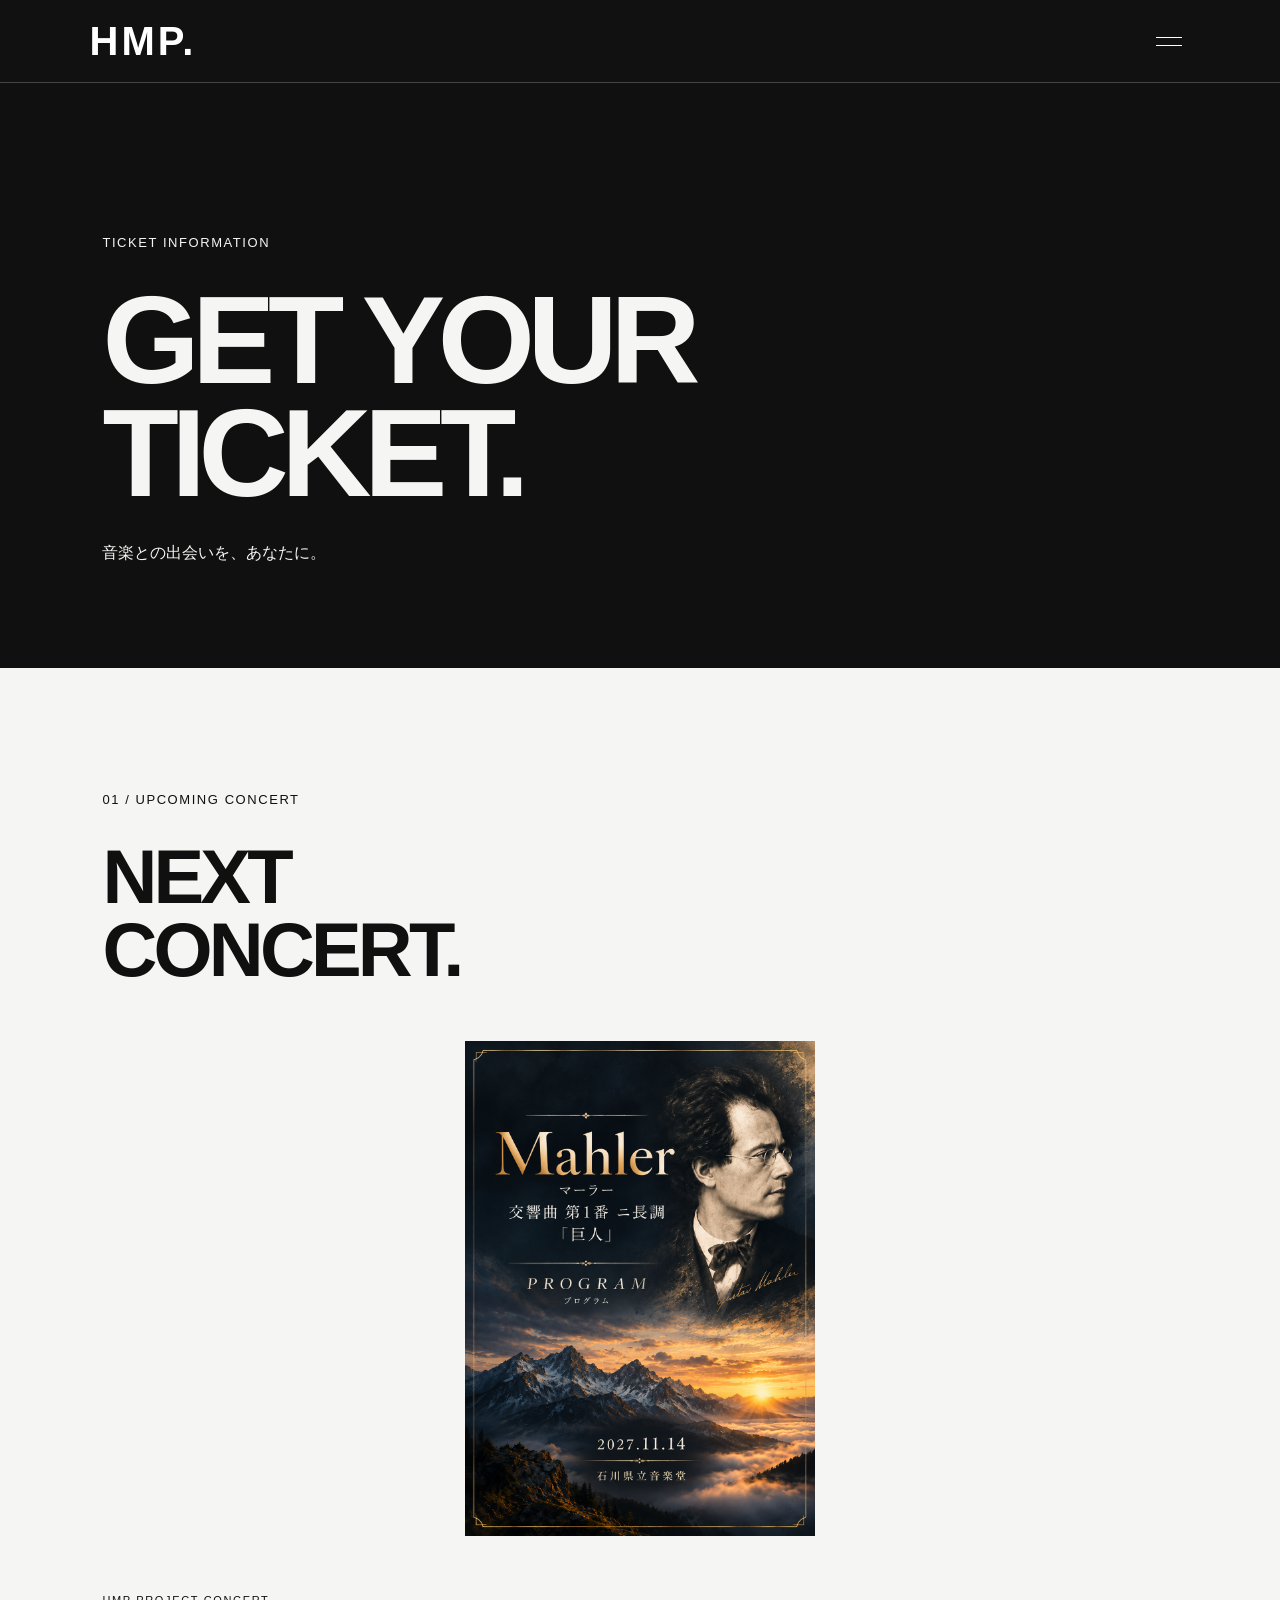
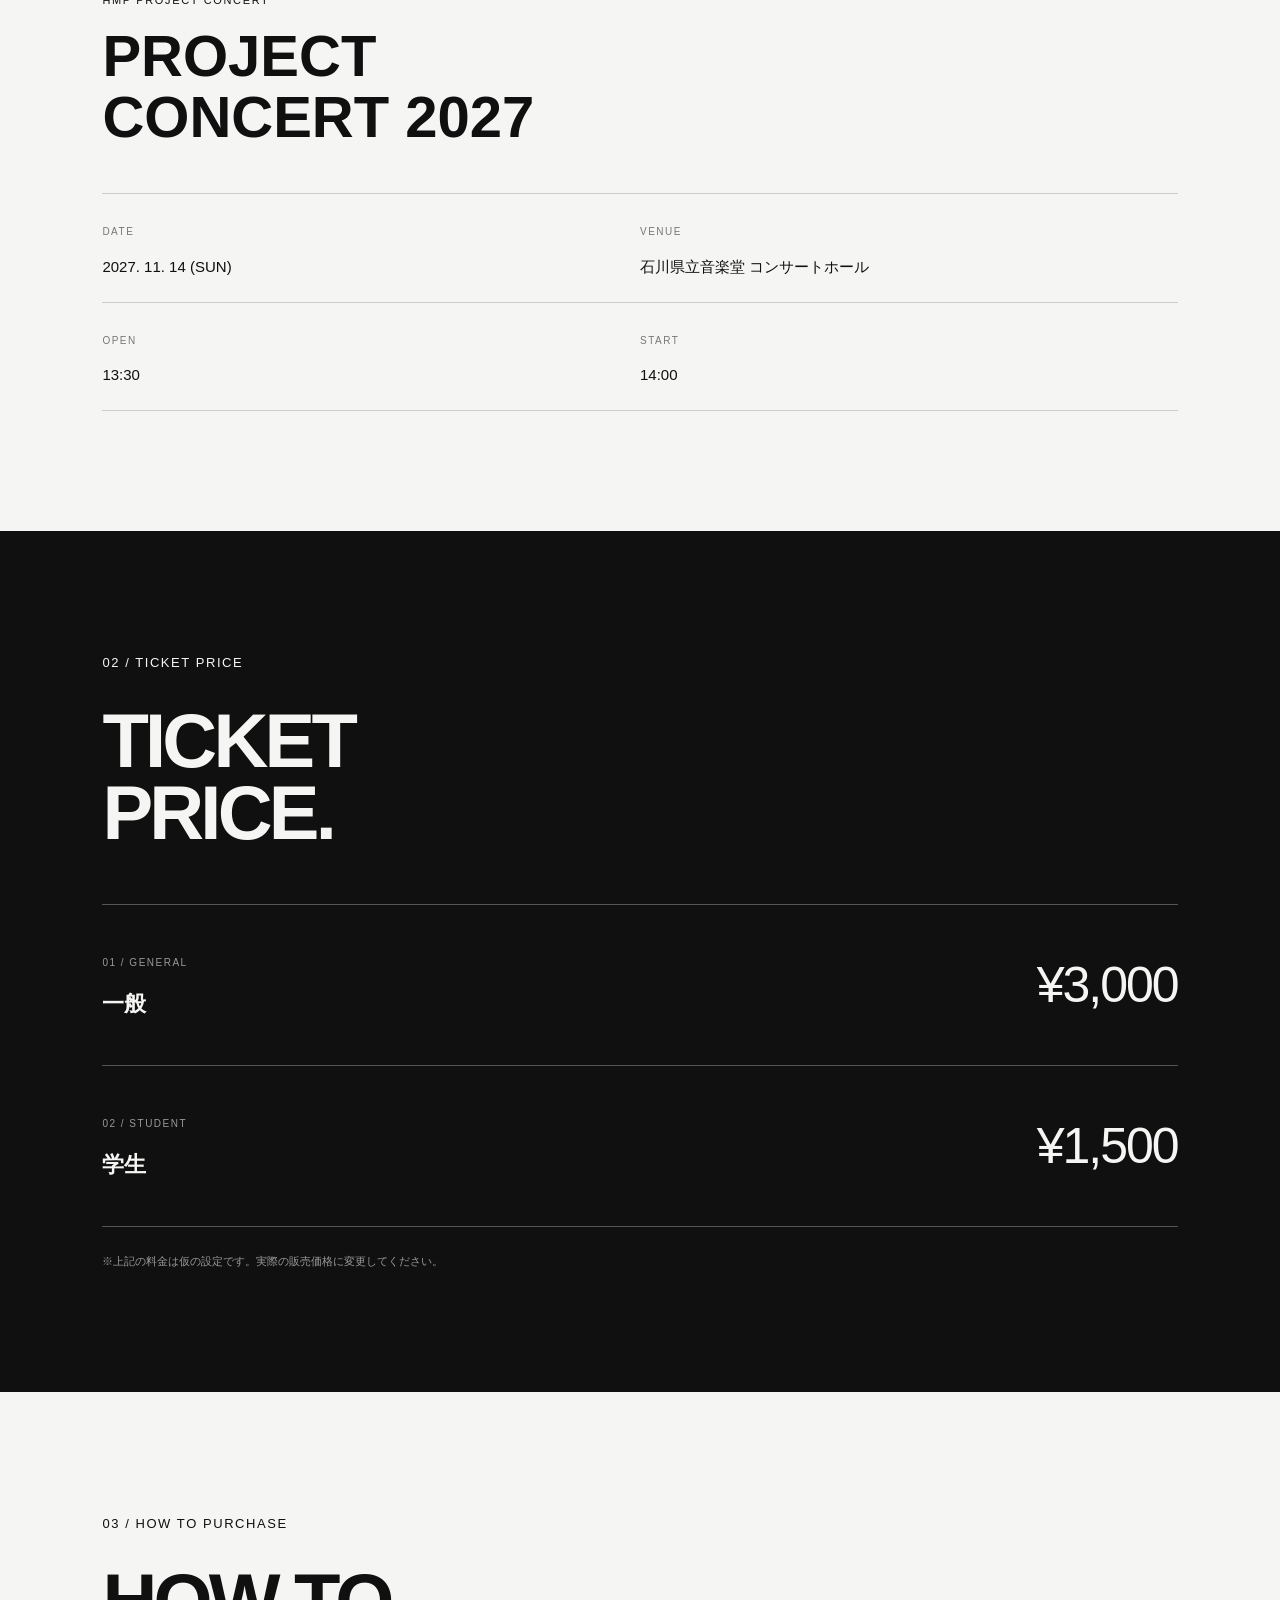
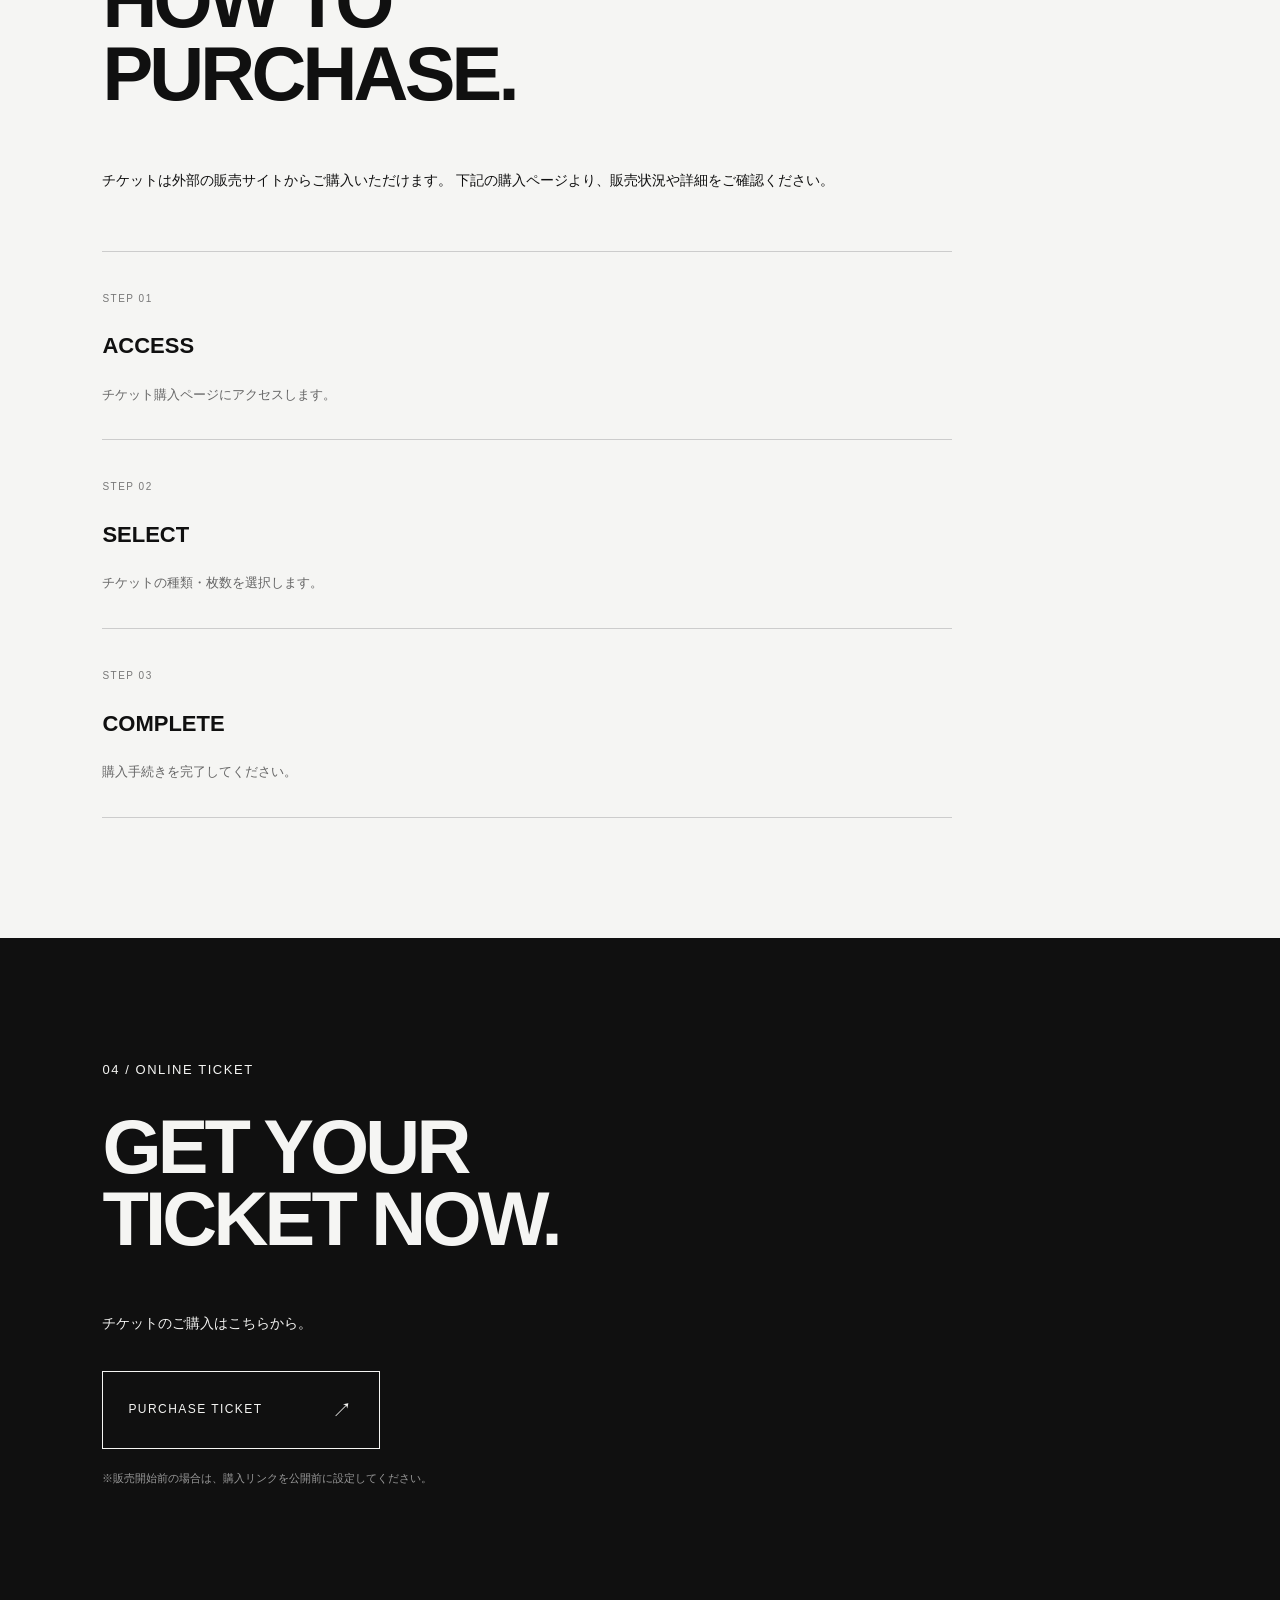
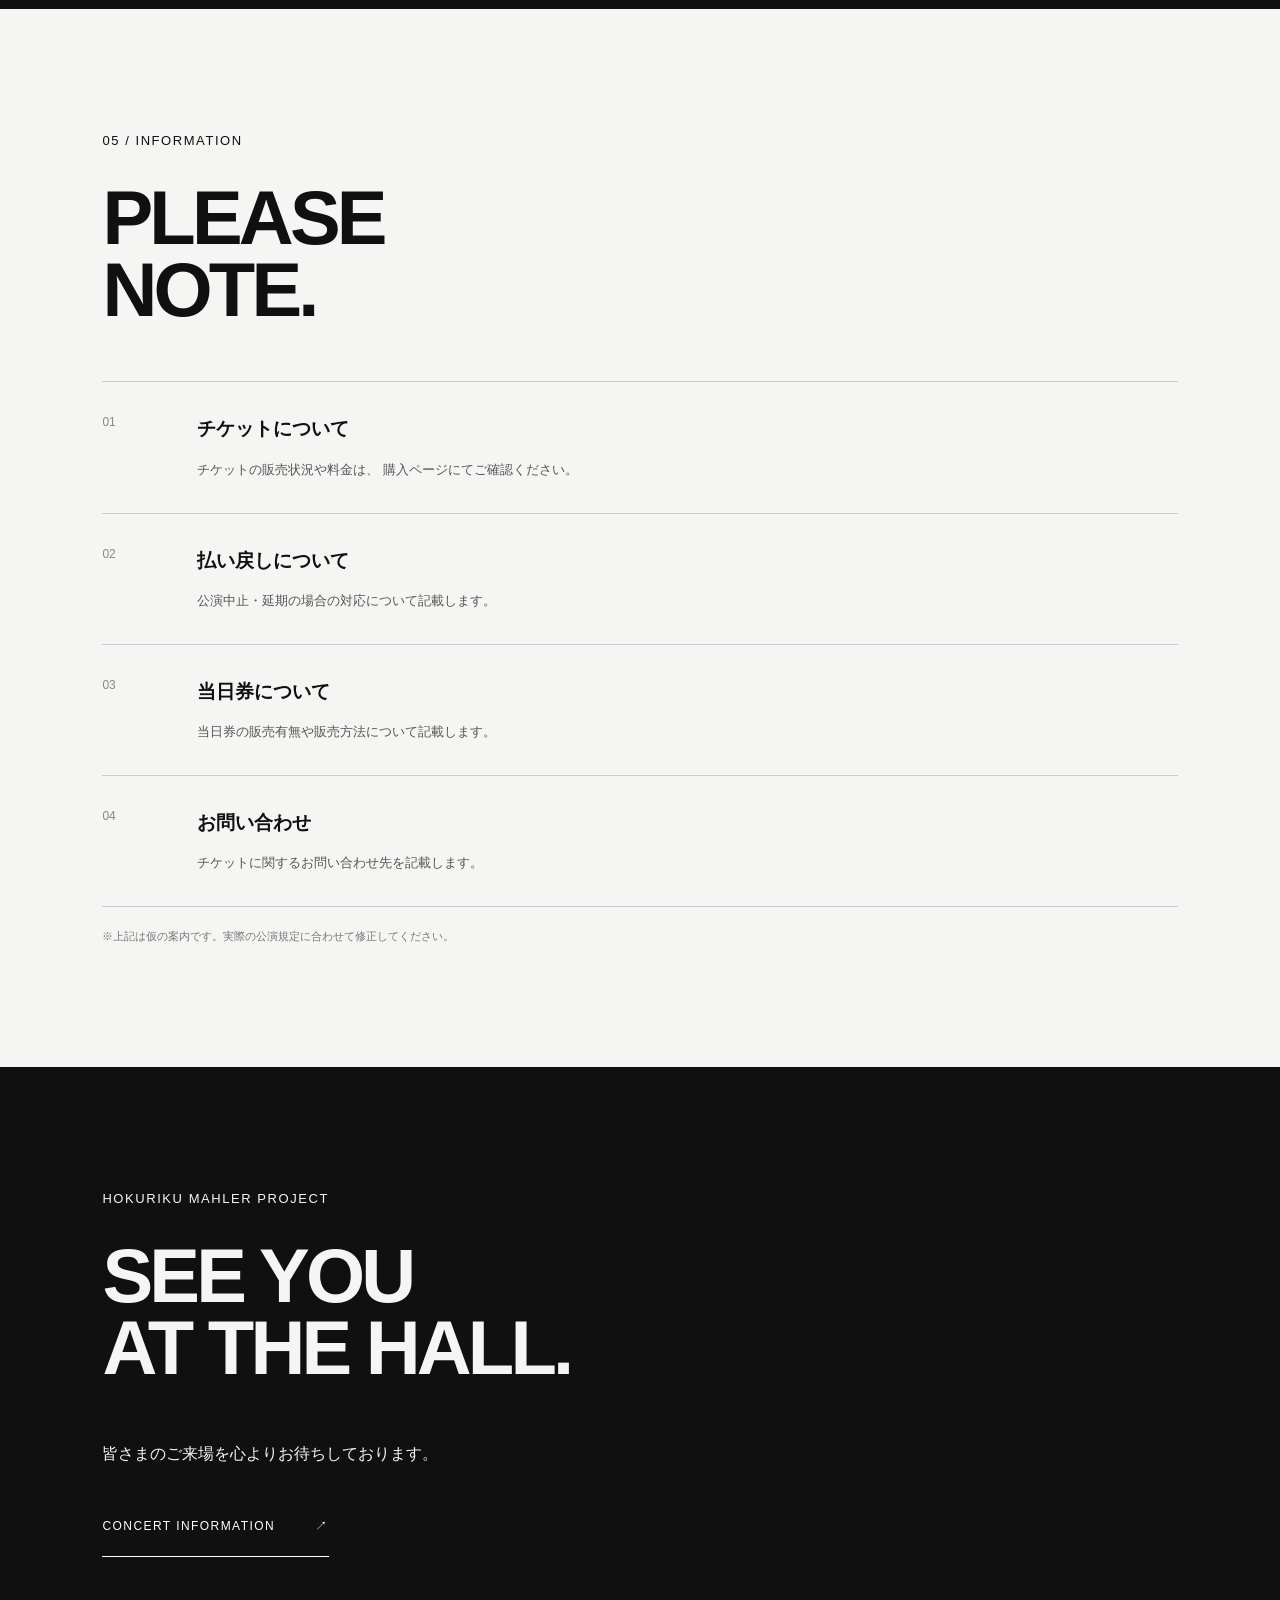
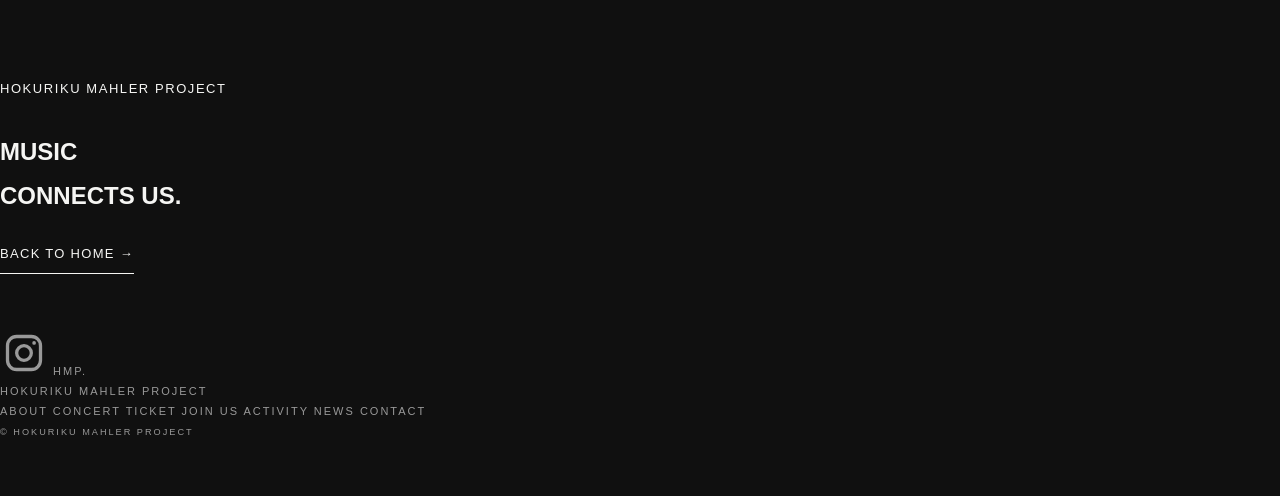
<file: Pages/ticket.html>
<!DOCTYPE html>
<html lang="ja">
<head>
    <meta charset="UTF-8">
    <meta name="viewport" content="width=device-width, initial-scale=1.0">

    <title>TICKET | HMP.</title>
    <meta name="description" content="Hokuriku Mahler Project チケット情報">

    <link rel="stylesheet" href="../css/style.css">
    <link rel="stylesheet" href="../css/responsive.css">
</head>

<body>

    <!-- HEADER -->
    <header class="header">
        <a href="../index.html" class="logo">HMP.</a>

        <button class="menu-toggle" aria-label="メニューを開く">
            <span></span>
            <span></span>
        </button>
    </header>

    <!-- MENU -->
    <nav class="navigation">

        <button class="menu-close" aria-label="メニューを閉じる">
            CLOSE ×
        </button>

        <div class="navigation-inner">
            <a href="../index.html">HOME</a>
            <a href="about.html">ABOUT</a>
            <a href="concert.html">CONCERT</a>
            <a href="ticket.html">TICKET</a>
            <a href="join.html">JOIN US</a>
            <a href="activity.html">ACTIVITY</a>
            <a href="news.html">NEWS</a>
            <a href="contact.html">CONTACT</a>
        </div>

        <p class="navigation-footer">
            HOKURIKU MAHLER PROJECT
        </p>

    </nav>


    <main>

        <!-- PAGE HERO -->
        <section class="ticket-page-hero">

            <div class="ticket-hero-content fade-in">

                <p class="section-label">
                    TICKET INFORMATION
                </p>

                <h1>
                    GET YOUR<br>
                    TICKET.
                </h1>

                <p>
                    音楽との出会いを、あなたに。
                </p>

            </div>

        </section>


        <!-- UPCOMING CONCERT -->
        <section class="ticket-upcoming section-light">

            <div class="ticket-container">

                <p class="section-label fade-in">
                    01 / UPCOMING CONCERT
                </p>

                <h2 class="ticket-heading fade-in">
                    NEXT<br>
                    CONCERT.
                </h2>

                <div class="ticket-main-image fade-in">

                    <img src="../assets/images/concert-poster.png" alt="演奏会メインビジュアル">

                </div>

                <div class="ticket-event-info fade-in">

                    <p class="ticket-category">
                        HMP PROJECT CONCERT
                    </p>

                    <h3>
                        PROJECT<br>
                        CONCERT 2027
                    </h3>

                    <div class="ticket-event-data">

                        <div>
                            <span>DATE</span>
                            <p>2027. 11. 14 (SUN)</p>
                        </div>

                        <div>
                            <span>VENUE</span>
                            <p>石川県立音楽堂 コンサートホール</p>
                        </div>

                        <div>
                            <span>OPEN</span>
                            <p>13:30</p>
                        </div>

                        <div>
                            <span>START</span>
                            <p>14:00</p>
                        </div>

                    </div>

                </div>

            </div>

        </section>


        <!-- TICKET PRICE -->
        <section class="ticket-price section-dark">

            <div class="ticket-container">

                <p class="section-label fade-in">
                    02 / TICKET PRICE
                </p>

                <h2 class="ticket-heading fade-in">
                    TICKET<br>
                    PRICE.
                </h2>

                <div class="ticket-price-list fade-in">

                    <div class="ticket-price-item">

                        <div>
                            <span>01 / GENERAL</span>
                            <h3>一般</h3>
                        </div>

                        <p>¥3,000</p>

                    </div>

                    <div class="ticket-price-item">

                        <div>
                            <span>02 / STUDENT</span>
                            <h3>学生</h3>
                        </div>

                        <p>¥1,500</p>

                    </div>

                </div>

                <p class="ticket-price-note">
                    ※上記の料金は仮の設定です。実際の販売価格に変更してください。
                </p>

            </div>

        </section>


        <!-- HOW TO PURCHASE -->
        <section class="ticket-purchase section-light">

            <div class="ticket-container">

                <p class="section-label fade-in">
                    03 / HOW TO PURCHASE
                </p>

                <h2 class="ticket-heading fade-in">
                    HOW TO<br>
                    PURCHASE.
                </h2>

                <div class="ticket-purchase-content fade-in">

                    <p>
                        チケットは外部の販売サイトからご購入いただけます。
                        下記の購入ページより、販売状況や詳細をご確認ください。
                    </p>

                    <div class="purchase-steps">

                        <div class="purchase-step">
                            <span>STEP 01</span>
                            <h3>ACCESS</h3>
                            <p>
                                チケット購入ページにアクセスします。
                            </p>
                        </div>

                        <div class="purchase-step">
                            <span>STEP 02</span>
                            <h3>SELECT</h3>
                            <p>
                                チケットの種類・枚数を選択します。
                            </p>
                        </div>

                        <div class="purchase-step">
                            <span>STEP 03</span>
                            <h3>COMPLETE</h3>
                            <p>
                                購入手続きを完了してください。
                            </p>
                        </div>

                    </div>

                </div>

            </div>

        </section>


        <!-- TICKET BUTTON -->
        <section class="ticket-buy section-dark">

            <div class="ticket-container fade-in">

                <p class="section-label">
                    04 / ONLINE TICKET
                </p>

                <h2 class="ticket-heading">
                    GET YOUR<br>
                    TICKET NOW.
                </h2>

                <p class="ticket-buy-description">
                    チケットのご購入はこちらから。
                </p>

                <!-- 外部販売サイトのURLに変更 -->
                <a href="#"
                   class="ticket-buy-button"
                   target="_blank"
                   rel="noopener noreferrer">

                    PURCHASE TICKET

                    <span>↗</span>

                </a>

                <p class="ticket-buy-note">
                    ※販売開始前の場合は、購入リンクを公開前に設定してください。
                </p>

            </div>

        </section>


        <!-- NOTES -->
        <section class="ticket-notes section-light">

            <div class="ticket-container">

                <p class="section-label fade-in">
                    05 / INFORMATION
                </p>

                <h2 class="ticket-heading fade-in">
                    PLEASE<br>
                    NOTE.
                </h2>

                <div class="ticket-notes-list fade-in">

                    <div class="ticket-note-item">
                        <span>01</span>
                        <div>
                            <h3>チケットについて</h3>
                            <p>
                                チケットの販売状況や料金は、
                                購入ページにてご確認ください。
                            </p>
                        </div>
                    </div>

                    <div class="ticket-note-item">
                        <span>02</span>
                        <div>
                            <h3>払い戻しについて</h3>
                            <p>
                                公演中止・延期の場合の対応について記載します。
                            </p>
                        </div>
                    </div>

                    <div class="ticket-note-item">
                        <span>03</span>
                        <div>
                            <h3>当日券について</h3>
                            <p>
                                当日券の販売有無や販売方法について記載します。
                            </p>
                        </div>
                    </div>

                    <div class="ticket-note-item">
                        <span>04</span>
                        <div>
                            <h3>お問い合わせ</h3>
                            <p>
                                チケットに関するお問い合わせ先を記載します。
                            </p>
                        </div>
                    </div>

                </div>

                <p class="ticket-note-disclaimer">
                    ※上記は仮の案内です。実際の公演規定に合わせて修正してください。
                </p>

            </div>

        </section>


        <!-- BOTTOM MESSAGE -->
        <section class="ticket-bottom section-dark">

            <div class="ticket-container fade-in">

                <p class="section-label">
                    HOKURIKU MAHLER PROJECT
                </p>

                <h2 class="ticket-heading">
                    SEE YOU<br>
                    AT THE HALL.
                </h2>

                <p>
                    皆さまのご来場を心よりお待ちしております。
                </p>

                <a href="concert.html" class="ticket-text-link">
                    CONCERT INFORMATION
                    <span>↗</span>
                </a>

            </div>

        </section>

        <!-- BOTTOM -->
        <section class="contact-bottom">
            <div class="contact-container">
                <p class="section-label">
                    HOKURIKU MAHLER PROJECT
                </p>

                <h2>
                    MUSIC<br>
                    CONNECTS US.
                </h2>

                <a href="../index.html" class="text-link">
                    BACK TO HOME →
                </a>
            </div>
        </section>

    </main>

    </main>



    <!-- FOOTER -->
    <footer class="footer">

        <div class="footer-inner">

            <a href="https://www.instagram.com/hmp_1st/" class="instagram-link" target="_blank" rel="noopener noreferrer" aria-label="Instagram">
                <svg viewBox="0 0 24 24" aria-hidden="true">
                    <rect x="3" y="3" width="18" height="18" rx="5" fill="none" stroke="currentColor" stroke-width="1.8"/>
                    <circle cx="12" cy="12" r="4" fill="none" stroke="currentColor" stroke-width="1.8"/>
                    <circle cx="17.5" cy="6.5" r="1" fill="currentColor"/>
                </svg>
            </a>

            <a href="../index.html" class="footer-logo">
                HMP.
            </a>

            <p>
                HOKURIKU MAHLER PROJECT
            </p>

            <div class="footer-links">
                <a href="about.html">ABOUT</a>
                <a href="concert.html">CONCERT</a>
                <a href="ticket.html">TICKET</a>
                <a href="join.html">JOIN US</a>
                <a href="activity.html">ACTIVITY</a>
                <a href="news.html">NEWS</a>
                <a href="contact.html">CONTACT</a>
            </div>

            <small>
                © HOKURIKU MAHLER PROJECT
            </small>

        </div>

    </footer>


    <script src="../js/main.js"></script>

</body>
</html>
</file>
<file: css/style.css>
/* =========================
   HMP BASE STYLE
========================= */

:root {
  --black: #101010;
  --white: #f5f5f3;
  --gray: #999999;
  --line: #333333;
}

* {
  box-sizing: border-box;
  margin: 0;
  padding: 0;
}

html {
  scroll-behavior: smooth;
}

body {
  background: var(--black);
  color: var(--white);
  font-family: "Noto Sans JP", sans-serif;
  line-height: 1.8;
}

a {
  color: inherit;
  text-decoration: none;
}

.container {
  width: 90%;
  max-width: 1160px;
  margin: auto;
}

/* HEADER */

.header {
  position: absolute;
  top: 0;
  width: 100%;
  z-index: 10;
  border-bottom: 1px solid #444;
}

.nav {
  min-height: 85px;
  display: flex;
  justify-content: space-between;
  align-items: center;
}

.logo {
  font-size: 30px;
  font-weight: 800;
  letter-spacing: 3px;
}

.logo span {
  display: block;
  font-size: 8px;
  letter-spacing: 2px;
  color: var(--gray);
}

.navigation {
  display: flex;
  gap: 28px;
  font-size: 11px;
  letter-spacing: 2px;
}

.navigation a:hover {
  color: var(--gray);
}

.menu-toggle {
  display: none;
  background: none;
  border: 0;
  color: white;
  font-size: 24px;
  cursor: pointer;
}

/* HERO */

.hero {
  min-height: 720px;
  display: flex;
  align-items: center;
  background:
    radial-gradient(circle at 75% 40%,
    #555, #222 35%, #101010 75%);
}

.hero-content {
  padding-top: 100px;
}

.eyebrow,
.section-number {
  font-size: 11px;
  letter-spacing: 3px;
  color: var(--gray);
}

.hero h1 {
  font-size: clamp(55px, 9vw, 110px);
  line-height: 1;
  letter-spacing: -5px;
  margin: 30px 0;
}

.hero-message {
  font-size: 20px;
  letter-spacing: 4px;
}

.hero-buttons {
  display: flex;
  gap: 15px;
  margin-top: 35px;
}

/* BUTTON */

.button {
  display: inline-block;
  padding: 13px 25px;
  border: 1px solid white;
  font-size: 11px;
  letter-spacing: 2px;
  transition: .3s;
}

.button:hover {
  background: white;
  color: black;
}

.button-white {
  background: white;
  color: black;
}

/* SECTIONS */

.section {
  padding: 100px 0;
  border-bottom: 1px solid var(--line);
}

.section-title {
  font-size: clamp(35px, 5vw, 60px);
  letter-spacing: -2px;
  line-height: 1.2;
  margin-top: 12px;
}

.section-subtitle {
  color: var(--gray);
  font-size: 12px;
  margin-top: 8px;
  margin-bottom: 40px;
}

/* NEWS */

.news-item {
  display: flex;
  gap: 35px;
  padding: 25px 0;
  border-top: 1px solid var(--line);
  font-size: 13px;
}

.news-item time {
  color: var(--gray);
}

/* CONCERT */

.concert-content {
  display: grid;
  grid-template-columns: 1fr 1fr;
  gap: 50px;
  margin-top: 35px;
  align-items: center;
}

/* CONCERT POSTER */

.concert-visual {
    width: 100%;
    max-width: 300px;
    margin: 0 auto;
}

.concert-visual img {
    display: block;
    width: 100%;
    height: auto;
    object-fit: contain;
}

@media (max-width: 768px) {
    .concert-visual {
        max-width: 260px;
    }
}

.concert-info h3 {
  font-size: 28px;
  margin-bottom: 25px;
}

.concert-info p {
  padding: 12px 0;
  border-bottom: 1px solid var(--line);
  font-size: 12px;
}

/* ABOUT */

.about-content {
  max-width: 700px;
}

.about-content h3 {
  font-size: 35px;
  line-height: 1.6;
  margin-bottom: 25px;
}

.about-content p {
  color: #bbb;
  font-size: 14px;
}

/* JOIN */

.join-section {
  background: var(--white);
  color: var(--black);
}

.join-section .section-number {
  color: #777;
}

.join-section p {
  margin: 25px 0;
}

/* ACTIVITY */

.activity-grid {
  display: grid;
  grid-template-columns: repeat(3, 1fr);
  gap: 15px;
}

.activity-card {
  min-height: 200px;
  background: linear-gradient(135deg, #444, #191919);
  display: flex;
  align-items: end;
  padding: 20px;
  font-size: 12px;
  letter-spacing: 2px;
}

/* FOOTER */

.footer {
  padding: 55px 0;
  color: var(--gray);
  font-size: 11px;
  letter-spacing: 2px;
}

.footer h2 {
  font-size: 30px;
  color: white;
}


/* =========================
   ABOUT PAGE HEADER & MENU FIX
========================= */

/* Header */
.header {
    position: relative;
    z-index: 1001;
    display: flex;
    align-items: center;
    justify-content: space-between;
    width: 100%;
    padding: 20px 7%;
    background: #111;
    color: #fff;
    box-sizing: border-box;
}

.header .logo {
    color: #fff;
    font-size: 40px;
    font-weight: 700;
    text-decoration: none;
    line-height: 1;
}

/* Menu button */
.menu-toggle {
    display: flex;
    flex-direction: column;
    justify-content: center;
    gap: 7px;
    width: 42px;
    height: 42px;
    padding: 8px;
    border: none;
    background: transparent;
    cursor: pointer;
}

.menu-toggle span {
    display: block;
    width: 26px;
    height: 1px;
    background: #fff;
}

/* Navigation: hidden by default */
.navigation {
    position: fixed;
    inset: 0;
    z-index: 2000;
    display: flex;
    flex-direction: column;
    justify-content: center;
    align-items: center;
    background: #fff;
    color: #111;

    opacity: 0;
    visibility: hidden;
    pointer-events: none;

    transition: opacity 0.4s ease,
                visibility 0.4s ease;
}

/* Open menu */
.navigation.active {
    opacity: 1;
    visibility: visible;
    pointer-events: auto;
}

.navigation-inner {
    display: flex;
    flex-direction: column;
    gap: 18px;
    width: 80%;
    max-width: 900px;
}

.navigation-inner a {
    color: #111;
    font-size: clamp(28px, 5vw, 54px);
    font-weight: 600;
    text-decoration: none;
    letter-spacing: -0.04em;
}

.menu-close {
    position: absolute;
    top: 30px;
    right: 7%;
    border: none;
    background: transparent;
    color: #111;
    font-size: 14px;
    cursor: pointer;
}

.navigation-footer {
    position: absolute;
    bottom: 35px;
    left: 7%;
    font-size: 11px;
    letter-spacing: 0.15em;
}


/* =========================
   ABOUT PAGE LAYOUT
========================= */

/* Page Hero */
.page-hero {
    position: relative;
    display: flex;
    align-items: flex-end;
    min-height: 65vh;
    padding: 100px 7% 70px;
    box-sizing: border-box;
    background: #111;
    color: #fff;
}

.page-hero-content {
    width: 100%;
    max-width: 1200px;
    margin: 0 auto;
}

.page-hero-label {
    display: block;
    margin-bottom: 20px;
    font-size: 13px;
    letter-spacing: 0.15em;
}

.page-hero h1 {
    margin: 0;
    font-size: clamp(64px, 12vw, 160px);
    line-height: 0.9;
    letter-spacing: -0.07em;
}

/* Common Sections */
.section-light,
.section-dark {
    padding: 120px 7%;
    box-sizing: border-box;
}

.section-light {
    background: #f5f5f3;
    color: #111;
}

.section-dark {
    background: #111;
    color: #f5f5f3;
}

.section-container {
    width: 100%;
    max-width: 1200px;
    margin: 0 auto;
}

.section-label {
    display: block;
    margin-bottom: 30px;
    font-size: 13px;
    letter-spacing: 0.12em;
}

.section-heading {
    margin: 0 0 40px;
    font-size: clamp(38px, 6vw, 76px);
    line-height: 1.1;
    letter-spacing: -0.05em;
}

/* Introduction */
.about-introduction-grid {
    display: grid;
    grid-template-columns: 1fr 1fr;
    gap: 70px;
    align-items: center;
}

.about-text {
    font-size: 15px;
    line-height: 2.2;
}

.about-text p {
    margin-bottom: 25px;
}

.about-image img {
    display: block;
    width: 100%;
    height: 520px;
    object-fit: cover;
}

/* Philosophy */
.philosophy-content {
    max-width: 850px;
}

.philosophy-content p {
    font-size: 17px;
    line-height: 2.2;
}

/* Activities */
.activities-grid {
    display: grid;
    grid-template-columns: repeat(3, 1fr);
    gap: 30px;
}

.activity-item img {
    display: block;
    width: 100%;
    aspect-ratio: 4 / 3;
    object-fit: cover;
}

.activity-item h3 {
    margin: 22px 0 12px;
    font-size: 22px;
}

.activity-item p {
    font-size: 14px;
    line-height: 2;
}

/* Bottom Message */
.about-bottom {
    padding: 150px 7%;
    background: #f5f5f3;
    color: #111;
    text-align: center;
}

.about-bottom h2 {
    margin: 0 0 25px;
    font-size: clamp(40px, 7vw, 90px);
    letter-spacing: -0.06em;
}

.about-bottom p {
    font-size: 15px;
    line-height: 2;
}

.text-link {
    display: inline-block;
    margin-top: 25px;
    padding-bottom: 8px;
    border-bottom: 1px solid currentColor;
    color: inherit;
    text-decoration: none;
    font-size: 13px;
    letter-spacing: 0.1em;
}



/* =========================
   CONCERT PAGE
========================= */

.concert-page-hero {
    min-height: 65vh;
    background: #101010;
    color: #f5f5f3;
    display: flex;
    align-items: flex-end;
    padding: 100px 8%;
}

.concert-page-hero h1 {
    font-size: clamp(55px, 9vw, 115px);
    line-height: 0.95;
    letter-spacing: -0.06em;
    margin: 30px 0;
}

.concert-page-hero-content > p:last-child {
    font-size: 15px;
    letter-spacing: 0.1em;
}

.concert-container {
    max-width: 1200px;
    margin: 0 auto;
}

.concert-upcoming,
.concert-past {
    padding: 120px 8%;
    background: #f5f5f3;
    color: #101010;
}

.concert-program,
.concert-bottom {
    padding: 120px 8%;
    background: #101010;
    color: #f5f5f3;
}

.concert-heading {
    font-size: clamp(45px, 6vw, 76px);
    line-height: 0.95;
    letter-spacing: -0.05em;
    margin-bottom: 55px;
}

.concert-main-image {
    width: 100%;
    margin-bottom: 60px;
}

.concert-main-image img {
    display: block;
    width: 100%;
    aspect-ratio: 16 / 9;
    object-fit: cover;
}

.concert-detail {
    display: grid;
    grid-template-columns: 1fr 1fr;
    gap: 60px;
    padding-bottom: 50px;
    border-bottom: 1px solid #ccc;
}

.concert-category {
    font-size: 11px;
    letter-spacing: 0.15em;
    margin-bottom: 20px;
}

.concert-title-area h3 {
    font-size: clamp(32px, 5vw, 58px);
    line-height: 1.05;
}

.concert-information {
    border-top: 1px solid #ccc;
}

.concert-data {
    display: grid;
    grid-template-columns: 130px 1fr;
    gap: 15px;
    padding: 18px 0;
    border-bottom: 1px solid #ccc;
}

.concert-data span {
    font-size: 10px;
    letter-spacing: 0.12em;
    color: #777;
}

.concert-data p {
    font-size: 14px;
}

.concert-description {
    max-width: 700px;
    margin-top: 40px;
    font-size: 14px;
    line-height: 2.2;
}

.concert-ticket-link {
    margin-top: 40px;
}

.concert-link {
    display: inline-flex;
    gap: 40px;
    align-items: center;
    padding: 16px 0;
    border-bottom: 1px solid currentColor;
    font-size: 12px;
    letter-spacing: 0.12em;
    text-decoration: none;
    color: inherit;
}

.concert-link span {
    font-size: 18px;
}

.program-list {
    border-top: 1px solid #555;
}

.program-item {
    display: flex;
    gap: 45px;
    align-items: flex-start;
    padding: 35px 0;
    border-bottom: 1px solid #555;
}

.program-item > span {
    font-size: 13px;
    color: #999;
}

.program-item h3 {
    font-size: 24px;
    font-weight: 500;
}

.program-item p {
    margin-top: 8px;
    font-size: 12px;
    color: #999;
    letter-spacing: 0.1em;
}

.program-note {
    margin-top: 25px;
    font-size: 11px;
    color: #999;
}

.past-concert-grid {
    display: grid;
    grid-template-columns: 1fr 1fr;
    gap: 30px;
}

.past-concert-card img {
    width: 100%;
    aspect-ratio: 16 / 10;
    object-fit: cover;
    display: block;
}

.past-concert-info {
    padding: 25px 0;
}

.past-concert-info > span {
    font-size: 11px;
    color: #777;
}

.past-concert-info h3 {
    font-size: 20px;
    margin: 10px 0;
}

.past-concert-info p {
    font-size: 13px;
    color: #666;
    line-height: 1.8;
}

.concert-bottom > p:not(.section-label) {
    font-size: 14px;
    line-height: 2;
}



/* =========================
   JOIN PAGE
========================= */

.join-container {
    max-width: 1200px;
    margin: 0 auto;
}

.join-page-hero {
    min-height: 65vh;
    background: #101010;
    color: #f5f5f3;
    display: flex;
    align-items: flex-end;
    padding: 100px 8%;
}

.join-page-hero h1 {
    font-size: clamp(60px, 10vw, 125px);
    line-height: 0.9;
    letter-spacing: -0.06em;
    margin: 30px 0;
}

.join-page-hero-content > p:last-child {
    font-size: 15px;
    letter-spacing: 0.1em;
}

.join-message,
.join-conditions,
.join-application {
    background: #f5f5f3;
    color: #101010;
    padding: 120px 8%;
}

.join-recruitment,
.join-flow {
    background: #101010;
    color: #f5f5f3;
    padding: 120px 8%;
}

.join-heading {
    font-size: clamp(45px, 6vw, 76px);
    line-height: 0.95;
    letter-spacing: -0.05em;
    margin-bottom: 55px;
}

.join-message-content {
    display: grid;
    grid-template-columns: 0.8fr 1.2fr;
    gap: 70px;
    align-items: center;
}

.join-message-text {
    font-size: 14px;
    line-height: 2.2;
}

.join-message-text p {
    margin-bottom: 25px;
}

.join-main-image img {
    display: block;
    width: 100%;
    aspect-ratio: 4 / 3;
    object-fit: cover;
}

.join-description {
    max-width: 650px;
    font-size: 14px;
    line-height: 2.1;
    margin-bottom: 50px;
}

.recruitment-list {
    border-top: 1px solid #555;
}

.recruitment-item {
    display: grid;
    grid-template-columns: 70px 1fr 100px;
    align-items: center;
    gap: 20px;
    padding: 27px 0;
    border-bottom: 1px solid #555;
}

.recruitment-item > span:first-child {
    color: #999;
    font-size: 12px;
}

.recruitment-item p {
    font-size: 20px;
    letter-spacing: 0.08em;
}

.recruitment-status {
    font-size: 11px;
    text-align: right;
    color: #ccc;
}

.recruitment-note {
    margin-top: 20px;
    color: #999;
    font-size: 11px;
}

.conditions-list {
    border-top: 1px solid #ccc;
}

.condition-item {
    display: grid;
    grid-template-columns: 80px 1fr;
    gap: 25px;
    padding: 30px 0;
    border-bottom: 1px solid #ccc;
}

.condition-item > span {
    color: #888;
    font-size: 12px;
}

.condition-item h3 {
    font-size: 19px;
    margin-bottom: 10px;
}

.condition-item p {
    font-size: 14px;
    line-height: 1.9;
    color: #555;
}

.join-steps {
    border-top: 1px solid #555;
}

.join-step {
    padding: 35px 0;
    border-bottom: 1px solid #555;
}

.join-step > span {
    color: #999;
    font-size: 11px;
    letter-spacing: 0.15em;
}

.join-step h3 {
    font-size: 25px;
    margin: 12px 0;
    letter-spacing: 0.05em;
}

.join-step p {
    font-size: 14px;
    color: #ccc;
}

.join-application-link {
    display: inline-flex;
    align-items: center;
    justify-content: space-between;
    gap: 80px;
    padding: 18px 0;
    border-bottom: 1px solid #101010;
    font-size: 13px;
    letter-spacing: 0.15em;
}

.join-application-link span {
    font-size: 20px;
}


/* =========================
   ACTIVITY PAGE
========================= */

.activity-container {
    max-width: 1200px;
    margin: 0 auto;
}

.activity-page-hero {
    min-height: 65vh;
    background: #101010;
    color: #f5f5f3;
    display: flex;
    align-items: flex-end;
    padding: 100px 8%;
}

.activity-page-hero h1 {
    font-size: clamp(60px, 10vw, 125px);
    line-height: 0.9;
    letter-spacing: -0.06em;
    margin: 30px 0;
}

.activity-page-hero-content > p:last-child {
    font-size: 15px;
    letter-spacing: 0.1em;
}

.activity-intro,
.activity-gallery,
.activity-archive {
    background: #f5f5f3;
    color: #101010;
    padding: 120px 8%;
}

.activity-days,
.activity-bottom {
    background: #101010;
    color: #f5f5f3;
    padding: 120px 8%;
}

.activity-heading {
    font-size: clamp(45px, 6vw, 76px);
    line-height: 0.95;
    letter-spacing: -0.05em;
    margin-bottom: 55px;
}

.activity-intro-content {
    max-width: 700px;
    font-size: 14px;
    line-height: 2.2;
}

/* PHOTO GRID */

.activity-photo-grid {
    display: grid;
    grid-template-columns: 1fr 1fr;
    gap: 55px 30px;
}

.activity-photo-item {
    min-width: 0;
}

.activity-photo-item img {
    width: 100%;
    aspect-ratio: 4 / 3;
    object-fit: cover;
    display: block;
    transition: transform 0.6s ease;
}

.activity-photo-item:hover img {
    transform: scale(1.02);
}

.activity-photo-caption {
    padding-top: 20px;
}

.activity-photo-caption span {
    font-size: 10px;
    letter-spacing: 0.15em;
    color: #777;
}

.activity-photo-caption h3 {
    font-size: 22px;
    margin: 8px 0;
    letter-spacing: 0.05em;
}

.activity-photo-caption p {
    font-size: 13px;
    color: #666;
}

/* DAILY ACTIVITIES */

.activity-days-content {
    display: grid;
    grid-template-columns: 1.2fr 0.8fr;
    gap: 70px;
    align-items: center;
}

.activity-days-image img {
    display: block;
    width: 100%;
    aspect-ratio: 4 / 3;
    object-fit: cover;
}

.activity-days-text h3 {
    font-size: clamp(30px, 4vw, 48px);
    line-height: 1.1;
    margin-bottom: 30px;
}

.activity-days-text p {
    font-size: 14px;
    line-height: 2.2;
    color: #ccc;
}

/* ARCHIVE */

.activity-archive-list {
    border-top: 1px solid #ccc;
}

.activity-archive-item {
    display: grid;
    grid-template-columns: 100px 1fr 30px;
    gap: 20px;
    align-items: center;
    padding: 28px 0;
    border-bottom: 1px solid #ccc;
    text-decoration: none;
    color: #101010;
    transition: opacity 0.3s;
}

.activity-archive-item:hover {
    opacity: 0.5;
}

.activity-archive-item span {
    font-size: 12px;
    color: #777;
}

.activity-archive-item p {
    font-size: 18px;
    letter-spacing: 0.05em;
}

.activity-archive-note {
    font-size: 11px;
    color: #777;
    margin-top: 20px;
}

/* BOTTOM */

.activity-bottom > p:not(.section-label) {
    font-size: 14px;
    line-height: 2;
}

.activity-link {
    display: inline-flex;
    align-items: center;
    gap: 50px;
    padding: 18px 0;
    margin-top: 35px;
    border-bottom: 1px solid #fff;
    color: #fff;
    font-size: 12px;
    letter-spacing: 0.12em;
}


/* =========================
   TICKET PAGE
========================= */

.ticket-container {
    max-width: 1200px;
    margin: 0 auto;
}

.ticket-page-hero {
    min-height: 65vh;
    background: #101010;
    color: #f5f5f3;
    display: flex;
    align-items: flex-end;
    padding: 100px 8%;
}

.ticket-page-hero h1 {
    font-size: clamp(60px, 10vw, 125px);
    line-height: 0.9;
    letter-spacing: -0.06em;
    margin: 30px 0;
}

.ticket-page-hero-content > p:last-child {
    font-size: 15px;
    letter-spacing: 0.1em;
}

.ticket-upcoming,
.ticket-purchase,
.ticket-notes {
    background: #f5f5f3;
    color: #101010;
    padding: 120px 8%;
}

.ticket-price,
.ticket-buy,
.ticket-bottom {
    background: #101010;
    color: #f5f5f3;
    padding: 120px 8%;
}

.ticket-heading {
    font-size: clamp(45px, 6vw, 76px);
    line-height: 0.95;
    letter-spacing: -0.05em;
    margin-bottom: 55px;
}

/* =========================
   TICKET POSTER IMAGE FIX
========================= */

.ticket-main-image {
    width: 100%;
    max-width: 350px;
    height: auto !important;
    aspect-ratio: auto !important;
    margin: 0 auto;
    overflow: visible !important;

}

.ticket-main-image img {
    display: block;
    width: 100%;
    height: auto !important;
    max-height: none !important;
    object-fit: contain !important;
    aspect-ratio: auto !important;
}

/* CONCERT INFORMATION */

.ticket-main-image {
    margin-bottom: 55px;
}

.ticket-main-image img {
    display: block;
    width: 100%;
    aspect-ratio: 16 / 9;
    object-fit: cover;
}

.ticket-category {
    font-size: 11px;
    letter-spacing: 0.15em;
    margin-bottom: 15px;
}

.ticket-event-info h3 {
    font-size: clamp(35px, 5vw, 58px);
    line-height: 1.05;
    margin-bottom: 45px;
}

.ticket-event-data {
    display: grid;
    grid-template-columns: 1fr 1fr;
    border-top: 1px solid #ccc;
}

.ticket-event-data > div {
    padding: 22px 0;
    border-bottom: 1px solid #ccc;
}

.ticket-event-data span {
    font-size: 10px;
    letter-spacing: 0.15em;
    color: #777;
}

.ticket-event-data p {
    font-size: 15px;
    margin-top: 8px;
}

/* PRICE */

.ticket-price-list {
    border-top: 1px solid #555;
}

.ticket-price-item {
    display: flex;
    justify-content: space-between;
    align-items: center;
    gap: 20px;
    padding: 35px 0;
    border-bottom: 1px solid #555;
}

.ticket-price-item span {
    font-size: 10px;
    color: #999;
    letter-spacing: 0.15em;
}

.ticket-price-item h3 {
    font-size: 22px;
    margin-top: 8px;
}

.ticket-price-item > p {
    font-size: clamp(30px, 5vw, 50px);
    letter-spacing: -0.04em;
}

.ticket-price-note {
    margin-top: 25px;
    color: #999;
    font-size: 11px;
}

/* PURCHASE */

.ticket-purchase-content {
    max-width: 850px;
    font-size: 14px;
    line-height: 2.2;
}

.purchase-steps {
    margin-top: 55px;
    border-top: 1px solid #ccc;
}

.purchase-step {
    padding: 30px 0;
    border-bottom: 1px solid #ccc;
}

.purchase-step span {
    font-size: 10px;
    color: #777;
    letter-spacing: 0.15em;
}

.purchase-step h3 {
    font-size: 22px;
    margin: 10px 0;
}

.purchase-step p {
    font-size: 13px;
    color: #666;
}

/* BUY BUTTON */

.ticket-buy-description {
    font-size: 14px;
    margin-bottom: 35px;
}

.ticket-buy-button {
    display: inline-flex;
    align-items: center;
    justify-content: space-between;
    gap: 70px;
    padding: 20px 25px;
    border: 1px solid #f5f5f3;
    color: #f5f5f3;
    font-size: 12px;
    letter-spacing: 0.12em;
    transition: 0.3s;
}

.ticket-buy-button:hover {
    background: #f5f5f3;
    color: #101010;
}

.ticket-buy-button span {
    font-size: 20px;
}

.ticket-buy-note {
    margin-top: 20px;
    font-size: 11px;
    color: #999;
}

/* NOTES */

.ticket-notes-list {
    border-top: 1px solid #ccc;
}

.ticket-note-item {
    display: grid;
    grid-template-columns: 70px 1fr;
    gap: 25px;
    padding: 30px 0;
    border-bottom: 1px solid #ccc;
}

.ticket-note-item > span {
    font-size: 12px;
    color: #888;
}

.ticket-note-item h3 {
    font-size: 19px;
    margin-bottom: 10px;
}

.ticket-note-item p {
    font-size: 13px;
    color: #555;
    line-height: 2;
}

.ticket-note-disclaimer {
    margin-top: 20px;
    font-size: 11px;
    color: #777;
}

/* BOTTOM */

.ticket-bottom > p:not(.section-label) {
    font-size: 14px;
    line-height: 2;
}

.ticket-text-link {
    display: inline-flex;
    gap: 40px;
    align-items: center;
    padding: 18px 0;
    margin-top: 30px;
    border-bottom: 1px solid #fff;
    color: #fff;
    font-size: 12px;
    letter-spacing: 0.12em;
}


/* =========================
   NEWS PAGE
========================= */

.news-container {
    max-width: 1200px;
    margin: 0 auto;
}

.news-page-hero {
    min-height: 65vh;
    background: #101010;
    color: #f5f5f3;
    display: flex;
    align-items: flex-end;
    padding: 100px 8%;
}

.news-page-hero h1 {
    font-size: clamp(60px, 10vw, 125px);
    line-height: 0.9;
    letter-spacing: -0.06em;
    margin: 30px 0;
}

.news-page-hero-content > p:last-child {
    font-size: 15px;
    letter-spacing: 0.1em;
}

.news-latest,
.news-archive {
    background: #f5f5f3;
    color: #101010;
    padding: 120px 8%;
}

.news-categories,
.news-bottom {
    background: #101010;
    color: #f5f5f3;
    padding: 120px 8%;
}

.news-heading {
    font-size: clamp(45px, 6vw, 76px);
    line-height: 0.95;
    letter-spacing: -0.05em;
    margin-bottom: 55px;
}

/* NEWS LIST */

.news-list {
    border-top: 1px solid #bbb;
}

.news-list-item {
    display: grid;
    grid-template-columns: 220px 1fr;
    gap: 45px;
    padding: 35px 0;
    border-bottom: 1px solid #bbb;
}

.news-meta {
    display: flex;
    flex-direction: column;
    align-items: flex-start;
    gap: 15px;
}

.news-meta time {
    font-size: 12px;
    color: #777;
    letter-spacing: 0.08em;
}

.news-category {
    display: inline-block;
    padding: 5px 10px;
    border: 1px solid #999;
    font-size: 9px;
    letter-spacing: 0.12em;
}

.news-item-content h3 {
    font-size: 22px;
    font-weight: 500;
    margin-bottom: 15px;
}

.news-item-content > p {
    font-size: 13px;
    line-height: 2;
    color: #555;
}

.news-read-more {
    display: inline-flex;
    align-items: center;
    gap: 25px;
    margin-top: 22px;
    padding-bottom: 7px;
    border-bottom: 1px solid #101010;
    font-size: 10px;
    letter-spacing: 0.12em;
}

.news-read-more span {
    font-size: 15px;
}

.news-placeholder-note {
    margin-top: 20px;
    font-size: 11px;
    color: #777;
}

/* CATEGORY GRID */

.news-category-grid {
    display: grid;
    grid-template-columns: 1fr 1fr;
    border-top: 1px solid #555;
    border-left: 1px solid #555;
}

.news-category-card {
    position: relative;
    min-height: 210px;
    padding: 30px;
    border-right: 1px solid #555;
    border-bottom: 1px solid #555;
    color: #f5f5f3;
    transition: background 0.3s, color 0.3s;
}

.news-category-card:hover {
    background: #f5f5f3;
    color: #101010;
}

.news-category-card > span:first-child {
    font-size: 11px;
    color: #999;
}

.news-category-card h3 {
    font-size: clamp(22px, 3vw, 34px);
    margin-top: 35px;
    letter-spacing: 0.04em;
}

.news-category-card p {
    font-size: 12px;
    margin-top: 8px;
}

.news-category-card .category-arrow {
    position: absolute;
    right: 30px;
    bottom: 30px;
    font-size: 20px;
}

/* ARCHIVE */

.news-archive-list {
    border-top: 1px solid #bbb;
}

.news-archive-item {
    display: grid;
    grid-template-columns: 100px 1fr 30px;
    gap: 20px;
    align-items: center;
    padding: 28px 0;
    border-bottom: 1px solid #bbb;
    color: #101010;
    transition: opacity 0.3s;
}

.news-archive-item:hover {
    opacity: 0.5;
}

.news-archive-item span {
    font-size: 12px;
    color: #777;
}

.news-archive-item p {
    font-size: 17px;
    letter-spacing: 0.05em;
}

.news-archive-note {
    margin-top: 20px;
    color: #777;
    font-size: 11px;
}

/* BOTTOM */

.news-bottom > p:not(.section-label) {
    font-size: 14px;
    line-height: 2;
}

.news-bottom-link {
    display: inline-flex;
    align-items: center;
    gap: 50px;
    margin-top: 35px;
    padding: 18px 0;
    border-bottom: 1px solid #fff;
    color: #fff;
    font-size: 12px;
    letter-spacing: 0.12em;
}


/* =========================
   NAVIGATION MENU FIX
========================= */

/* メニュー全体 */
.navigation {
    justify-content: center;
    align-items: center;
    padding: 90px 0 80px;
    box-sizing: border-box;
    overflow-y: auto;
}

/* メニュー項目 */
.navigation-inner {
    display: flex;
    flex-direction: column;
    justify-content: center;
    align-items: flex-start;
    gap: 12px;
    width: 80%;
    max-width: 900px;
    margin: auto;
}

/* メニューの文字 */
.navigation-inner a {
    display: block;
    font-size: 28px;
    line-height: 1.2;
    letter-spacing: -0.03em;
    padding: 2px 0;
}

/* CLOSEボタン */
.menu-close {
    position: absolute;
    top: 30px;
    right: 7%;
    z-index: 10;
}

/* フッター */
.navigation-footer {
    position: absolute;
    bottom: 25px;
    left: 7%;
    margin: 0;
    line-height: 1.2;
}

/* スマートフォン */
@media (max-width: 768px) {
    .navigation {
        padding: 90px 0 75px;
    }

    .navigation-inner {
        width: 84%;
        gap: 14px;
    }

    .navigation-inner a {
        font-size: clamp(28px, 8vw, 40px);
        line-height: 1.1;
    }

    .navigation-footer {
        bottom: 18px;
        font-size: 9px;
    }
}


/* =========================
   COMMON MENU DESIGN
   Match main page typography
========================= */

.navigation-inner {
    width: 80%;
    max-width: 900px;
    gap: 20px;
}

.navigation-inner a {
    font-size: 22px;
    font-weight: 600;
    line-height: 1.4;
    letter-spacing: 2px;
    text-decoration: none;
}

.navigation-footer {
    font-size: 8px;
    letter-spacing: 2px;
    line-height: 1.4;
}

.menu-close {
    font-size: 11px;
    letter-spacing: 2px;
}

@media (max-width: 768px) {
    .navigation-inner {
        gap: 18px;
    }

    .navigation-inner a {
        font-size: 20px;
    }
}

/* INSTAGRAM */

.contact-instagram {
    margin: 45px 0;
}

.contact-instagram p {
    font-size: 11px;
    letter-spacing: 0.15em;
    color: #777;
    margin-bottom: 12px;
}

.contact-instagram a {
    display: inline-block;
    font-size: 28px;
    font-weight: 700;
    letter-spacing: 0.04em;
    border-bottom: 1px solid #101010;
    padding-bottom: 8px;
    transition: opacity 0.3s;
}

.contact-instagram a:hover {
    opacity: 0.5;
}

/* INSTAGRAM ICON */

.instagram-link {
    display: inline-flex;
    align-items: center;
    justify-content: center;
    width: 48px;
    height: 48px;
    color: currentColor;
    transition: opacity 0.3s ease;
}

.instagram-link svg {
    width: 44px;
    height: 44px;
}

.instagram-link:hover {
    opacity: 0.5;
}
</file>
<file: css/responsive.css>
@media (max-width: 768px) {

    /* FULL SCREEN MENU */
    .navigation {
        position: fixed;
        inset: 0;
        width: 100%;
        height: 100vh;
        height: 100dvh;

        display: flex;
        flex-direction: column;
        justify-content: center;
        align-items: center;

        background: #f5f5f3;
        color: #101010;

        padding: 80px 6%;
        gap: 0;

        z-index: 1000;

        visibility: hidden;
        opacity: 0;
        pointer-events: none;

        transition: opacity 0.4s ease,
                    visibility 0.4s ease;
    }

    .navigation.active {
        visibility: visible;
        opacity: 1;
        pointer-events: auto;
    }

    /* MENU ITEMS */
    .navigation-inner {
        display: flex;
        flex-direction: column;
        align-items: center;
        gap: 22px;
    }

    .navigation-inner a {
        color: #101010;
        font-size: clamp(25px, 7vw, 38px);
        letter-spacing: 0.08em;
    }

    /* CLOSE BUTTON */
    .menu-close {
        position: absolute;
        top: 30px;
        right: 6%;

        color: #101010;
        background: none;
        border: none;

        font-size: 14px;
        letter-spacing: 0.1em;
        cursor: pointer;
    }

    /* MENU FOOTER */
    .navigation-footer {
        position: absolute;
        bottom: 25px;
        left: 6%;

        color: #777;
        font-size: 10px;
        letter-spacing: 0.15em;
    }

    .menu-toggle {
        display: block;
        position: relative;
        z-index: 1001;
    }

    /* 以下は既存のスマホ用設定を維持 */
    .hero {
        min-height: 650px;
    }

    .hero h1 {
        font-size: 58px;
        letter-spacing: -3px;
    }

    .hero-message {
        font-size: 15px;
        letter-spacing: 2px;
    }

    .hero-buttons {
        flex-wrap: wrap;
    }

    .concert-content {
        grid-template-columns: 1fr;
        gap: 30px;
    }

    .activity-grid {
        grid-template-columns: 1fr;
    }

    .activity-card {
        min-height: 150px;
    }

    .news-item {
        display: block;
    }

    .news-item p {
        margin-top: 8px;
    }

    .section {
        padding: 75px 0;
    }



  .menu-toggle {
    display: block;
  }

  .hero {
    min-height: 650px;
  }

  .hero h1 {
    font-size: 58px;
    letter-spacing: -3px;
  }

  .hero-message {
    font-size: 15px;
    letter-spacing: 2px;
  }

  .hero-buttons {
    flex-wrap: wrap;
  }

  .concert-content {
    grid-template-columns: 1fr;
    gap: 30px;
  }

  .activity-grid {
    grid-template-columns: 1fr;
  }

  .activity-card {
    min-height: 150px;
  }

  .news-item {
    display: block;
  }

  .news-item p {
    margin-top: 8px;
  }

  .section {
    padding: 75px 0;
  }
}


/* =========================
   ABOUT PAGE RESPONSIVE
========================= */

@media (max-width: 768px) {

    .page-hero {
        min-height: 55vh;
        padding: 100px 6% 50px;
    }

    .page-hero h1 {
        font-size: clamp(60px, 18vw, 100px);
    }

    .section-light,
    .section-dark {
        padding: 80px 6%;
    }

    .section-label {
        margin-bottom: 40px;
    }

    .about-introduction-grid,
    .philosophy-content,
    .activities-grid {
        grid-template-columns: 1fr;
        gap: 35px;
    }

    .about-image img {
        height: 300px;
    }

    .section-heading {
        margin-bottom: 30px;
    }

    .footer {
        padding: 60px 6% 35px;
    }

    .footer-links {
        gap: 18px;
    }
}


/* =========================
   ABOUT PAGE RESPONSIVE
========================= */

@media (max-width: 768px) {

    .page-hero {
        min-height: 55vh;
        padding: 100px 6% 50px;
    }

    .page-hero h1 {
        font-size: clamp(60px, 18vw, 100px);
    }

    .section-light,
    .section-dark {
        padding: 80px 6%;
    }

    .section-heading {
        font-size: 42px;
        margin-bottom: 30px;
    }

    .about-introduction-grid {
        grid-template-columns: 1fr;
        gap: 35px;
    }

    .about-image img {
        height: auto;
        aspect-ratio: 4 / 3;
    }

    .activities-grid {
        grid-template-columns: 1fr;
        gap: 45px;
    }

    .about-bottom {
        padding: 100px 6%;
    }
}





/* =========================
   CONCERT PAGE RESPONSIVE
========================= */

@media (max-width: 768px) {

    .concert-page-hero {
        min-height: 55vh;
        padding: 100px 6% 60px;
    }

    .concert-upcoming,
    .concert-past,
    .concert-program,
    .concert-bottom {
        padding: 80px 6%;
    }

    .concert-heading {
        margin-bottom: 35px;
    }

    .concert-detail {
        grid-template-columns: 1fr;
        gap: 35px;
    }

    .concert-data {
        grid-template-columns: 110px 1fr;
    }

    .program-item {
        gap: 25px;
    }

    .program-item h3 {
        font-size: 20px;
    }

    .past-concert-grid {
        grid-template-columns: 1fr;
        gap: 20px;
    }
}


/* =========================
   JOIN PAGE RESPONSIVE
========================= */

@media (max-width: 768px) {

    .join-page-hero {
        min-height: 55vh;
        padding: 100px 6% 60px;
    }

    .join-message,
    .join-conditions,
    .join-application,
    .join-recruitment,
    .join-flow {
        padding: 80px 6%;
    }

    .join-heading {
        margin-bottom: 35px;
    }

    .join-message-content {
        grid-template-columns: 1fr;
        gap: 35px;
    }

    .recruitment-item {
        grid-template-columns: 35px 1fr 75px;
        gap: 10px;
    }

    .recruitment-item p {
        font-size: 15px;
    }

    .condition-item {
        grid-template-columns: 40px 1fr;
        gap: 15px;
    }

    .join-step h3 {
        font-size: 21px;
    }

    .join-application-link {
        gap: 35px;
    }
}


/* =========================
   ACTIVITY PAGE RESPONSIVE
========================= */

@media (max-width: 768px) {

    .activity-page-hero {
        min-height: 55vh;
        padding: 100px 6% 60px;
    }

    .activity-intro,
    .activity-gallery,
    .activity-archive,
    .activity-days,
    .activity-bottom {
        padding: 80px 6%;
    }

    .activity-heading {
        margin-bottom: 35px;
    }

    .activity-photo-grid {
        grid-template-columns: 1fr;
        gap: 40px;
    }

    .activity-days-content {
        grid-template-columns: 1fr;
        gap: 35px;
    }

    .activity-archive-item {
        grid-template-columns: 55px 1fr 20px;
        gap: 12px;
    }

    .activity-archive-item p {
        font-size: 14px;
    }

    .activity-days-text h3 {
        font-size: 35px;
    }
}


/* =========================
   TICKET PAGE RESPONSIVE
========================= */

@media (max-width: 768px) {

    .ticket-page-hero {
        min-height: 55vh;
        padding: 100px 6% 60px;
    }

    .ticket-upcoming,
    .ticket-purchase,
    .ticket-notes,
    .ticket-price,
    .ticket-buy,
    .ticket-bottom {
        padding: 80px 6%;
    }

    .ticket-heading {
        margin-bottom: 35px;
    }

    .ticket-event-data {
        grid-template-columns: 1fr;
    }

    .ticket-event-data > div {
        padding: 18px 0;
    }

    .ticket-price-item {
        padding: 28px 0;
    }

    .ticket-price-item h3 {
        font-size: 19px;
    }

    .ticket-price-item > p {
        font-size: 32px;
    }

    .ticket-note-item {
        grid-template-columns: 40px 1fr;
        gap: 15px;
    }

    .ticket-buy-button {
        gap: 35px;
        width: 100%;
    }
}


/* =========================
   NEWS PAGE RESPONSIVE
========================= */

@media (max-width: 768px) {

    .news-page-hero {
        min-height: 55vh;
        padding: 100px 6% 60px;
    }

    .news-latest,
    .news-archive,
    .news-categories,
    .news-bottom {
        padding: 80px 6%;
    }

    .news-heading {
        margin-bottom: 35px;
    }

    .news-list-item {
        grid-template-columns: 1fr;
        gap: 20px;
        padding: 28px 0;
    }

    .news-meta {
        flex-direction: row;
        align-items: center;
        gap: 15px;
    }

    .news-item-content h3 {
        font-size: 19px;
    }

    .news-category-grid {
        grid-template-columns: 1fr;
    }

    .news-category-card {
        min-height: 170px;
        padding: 25px;
    }

    .news-category-card h3 {
        margin-top: 25px;
    }

    .news-archive-item {
        grid-template-columns: 55px 1fr 20px;
        gap: 12px;
    }

    .news-archive-item p {
        font-size: 14px;
    }
}


/* =========================
   MOBILE MENU LAYER FIX
========================= */

@media (max-width: 768px) {

    /* ヘッダーをメニューより背面にする */
    .header {
        z-index: 100;
    }

    /* 全画面メニューを最前面にする */
    .navigation {
        position: fixed;
        inset: 0;
        z-index: 9999;
    }

    /* CLOSEボタンも操作可能にする */
    .menu-close {
        position: absolute;
        z-index: 2;
    }

    /* メニューリンクを操作可能にする */
    .navigation-inner {
        position: relative;
        z-index: 1;
    }

    /* ハンバーガーボタンが前面に残らないようにする */
    .menu-toggle {
        z-index: 1;
    }
}


/* =========================
   MOBILE TEXT OVERFLOW FIX
========================= */

@media (max-width: 768px) {

    /* 横方向のはみ出し防止 */
    html,
    body {
        max-width: 100%;
        overflow-x: hidden;
    }

    /* すべての要素の横幅を制御 */
    *,
    *::before,
    *::after {
        box-sizing: border-box;
    }

    /* 長い文字列の折り返し */
    p,
    a,
    li,
    span,
    h1,
    h2,
    h3,
    h4 {
        overflow-wrap: anywhere;
        word-break: normal;
    }

    /* メインタイトル */
    .hero h1 {
        font-size: clamp(36px, 10vw, 58px);
        letter-spacing: -0.04em;
        max-width: 100%;
    }

    .page-hero h1 {
        font-size: clamp(38px, 13vw, 76px);
        letter-spacing: -0.04em;
        max-width: 100%;
    }

    /* 各ページの見出し */
    .section-heading,
    .concert-heading,
    .join-heading,
    .activity-heading,
    .ticket-heading,
    .news-heading {
        max-width: 100%;
        overflow-wrap: anywhere;
    }

    /* 英語などの長いテキスト */
    .section-label,
    .hero-message {
        max-width: 100%;
        overflow-wrap: anywhere;
        letter-spacing: 0.05em;
    }

    /* ボタン */
    .hero-buttons a,
    .ticket-buy-button {
        max-width: 100%;
        white-space: normal;
        overflow-wrap: anywhere;
    }

    /* グリッドのはみ出し防止 */
    .concert-content,
    .activity-grid,
    .about-introduction-grid,
    .philosophy-content,
    .activities-grid,
    .concert-detail,
    .join-message-content {
        min-width: 0;
    }

    /* 画像のはみ出し防止 */
    img {
        max-width: 100%;
        height: auto;
    }
}
</file>
